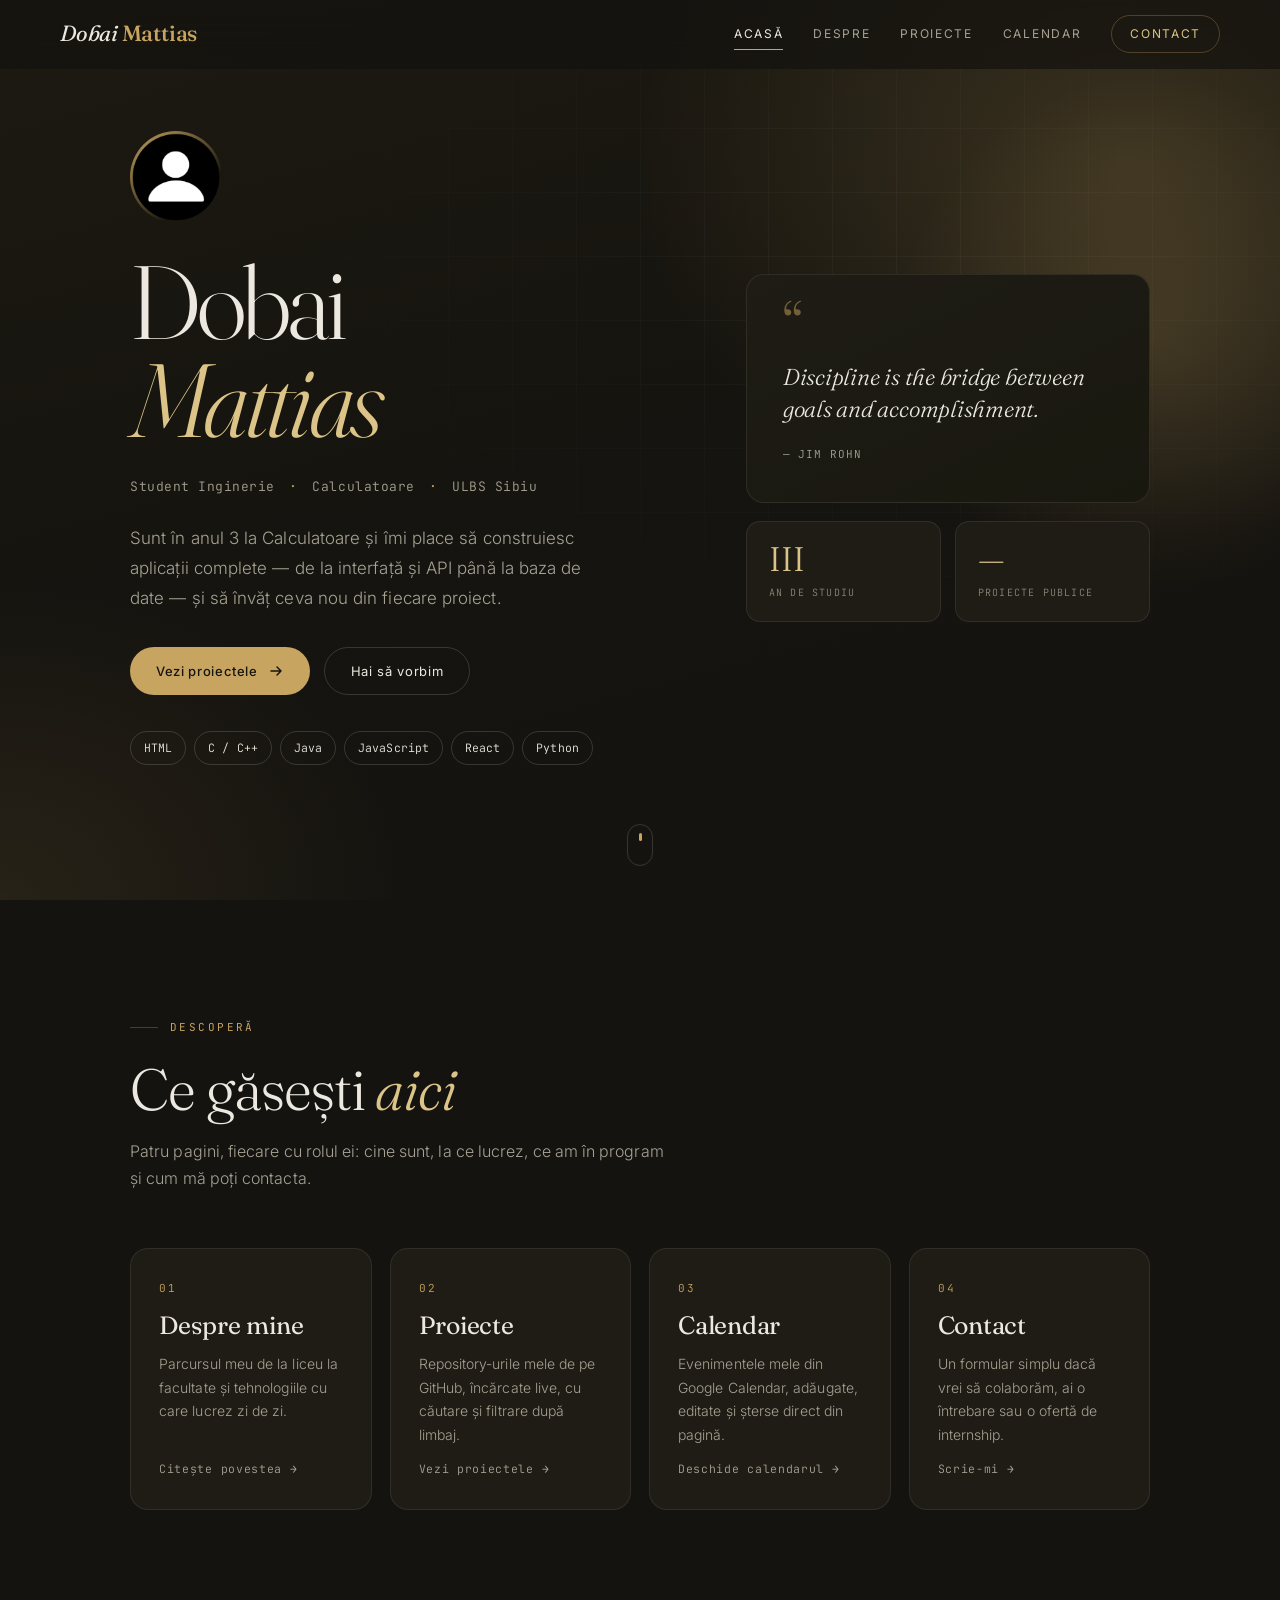
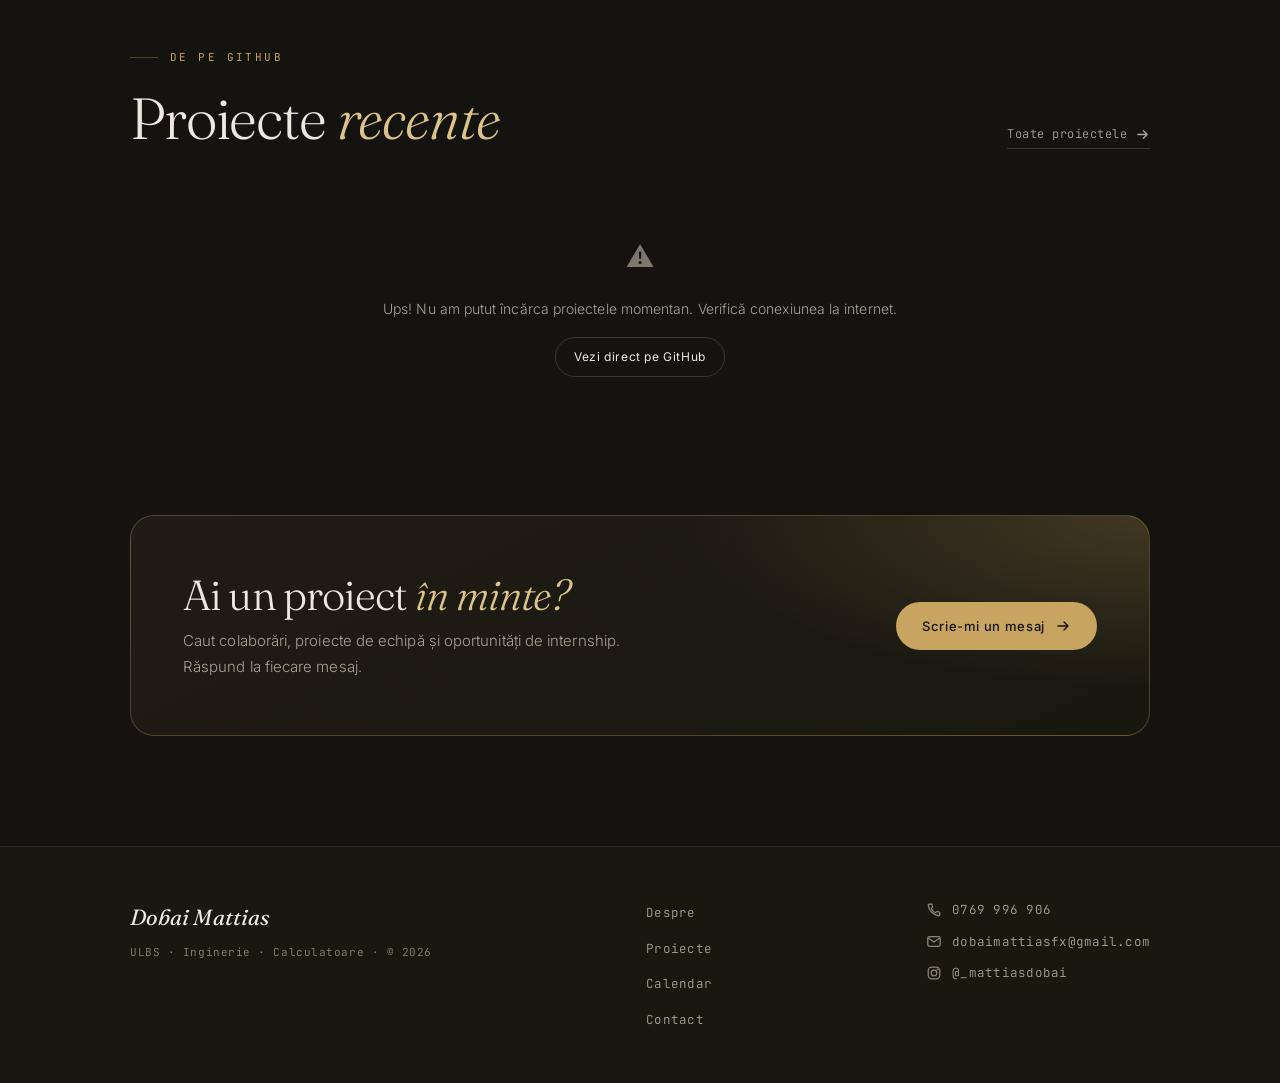
<file: index.html>
<!DOCTYPE html>
<html lang="ro">
<head>
  <meta charset="UTF-8">
  <meta name="viewport" content="width=device-width, initial-scale=1.0">
  <meta name="description" content="Portofoliul lui Dobai Mattias, student la Calculatoare, ULBS Sibiu: proiecte, parcurs, calendar și contact.">
  <meta name="theme-color" content="#141310">
  <title>Dobai Mattias — Portofoliu</title>
  <link rel="icon" href="data:image/svg+xml,%3Csvg%20xmlns='http://www.w3.org/2000/svg'%20viewBox='0%200%2064%2064'%3E%3Crect%20width='64'%20height='64'%20rx='14'%20fill='%23141310'/%3E%3Ctext%20x='32'%20y='44'%20text-anchor='middle'%20font-family='Georgia,serif'%20font-style='italic'%20font-size='36'%20fill='%23c7a45f'%3EM%3C/text%3E%3C/svg%3E">
  <link rel="preconnect" href="https://fonts.googleapis.com">
  <link rel="preconnect" href="https://fonts.gstatic.com" crossorigin>
  <link rel="preconnect" href="https://api.github.com" crossorigin>
  <link rel="stylesheet" href="https://fonts.googleapis.com/css2?family=Fraunces:ital,opsz,wght@0,9..144,300..600;1,9..144,300..500&family=Inter:wght@300..500&family=JetBrains+Mono:wght@400;500&display=swap">
  <link rel="stylesheet" href="css/style.css">
  <script>document.documentElement.classList.add('js');</script>
</head>
<body>
  <a class="skip-link" href="#main">Sari la conținut</a>

  <header class="header">
    <nav class="nav" aria-label="Navigare principală">
      <a href="index.html" class="logo">Dobai <b>Mattias</b></a>
      <button class="hamburger" type="button" aria-label="Deschide meniul" aria-expanded="false" aria-controls="navMenu">
        <span class="bar"></span><span class="bar"></span><span class="bar"></span>
      </button>
      <ul class="nav-menu" id="navMenu">
        <li><a href="index.html" class="nav-link" aria-current="page">Acasă</a></li>
        <li><a href="about.html" class="nav-link">Despre</a></li>
        <li><a href="projects.html" class="nav-link">Proiecte</a></li>
        <li><a href="calendar.html" class="nav-link">Calendar</a></li>
        <li><a href="contact.html" class="nav-link nav-cta">Contact</a></li>
      </ul>
    </nav>
  </header>

  <main id="main" tabindex="-1">
    <section class="hero" aria-labelledby="hero-title">
      <div class="hero-glow" aria-hidden="true"></div>
      <div class="hero-inner">
        <div>
          <div class="hero-photo reveal">
            <img src="images/profile.png" alt="Fotografie de profil Dobai Mattias" width="88" height="88">
          </div>
          <h1 class="hero-title reveal delay-1" id="hero-title">Dobai<br><span class="title-accent">Mattias</span></h1>
          <p class="hero-role reveal delay-2">Student Inginerie <span class="separator">·</span> Calculatoare <span class="separator">·</span> ULBS Sibiu</p>
          <p class="hero-bio reveal delay-3">Sunt în anul 3 la Calculatoare și îmi place să construiesc aplicații complete — de la interfață și API până la baza de date — și să învăț ceva nou din fiecare proiect.</p>
          <div class="hero-cta reveal delay-4">
            <a href="projects.html" class="btn btn-primary">
              Vezi proiectele
              <svg viewBox="0 0 16 16" fill="none" aria-hidden="true"><path d="M3 8h10M9 4l4 4-4 4" stroke="currentColor" stroke-width="1.5" stroke-linecap="round" stroke-linejoin="round"/></svg>
            </a>
            <a href="contact.html" class="btn btn-outline">Hai să vorbim</a>
          </div>
          <ul class="hero-stack reveal delay-5">
            <li class="chip-tech">HTML</li>
            <li class="chip-tech">C / C++</li>
            <li class="chip-tech">Java</li>
            <li class="chip-tech">JavaScript</li>
            <li class="chip-tech">React</li>
            <li class="chip-tech">Python</li>
          </ul>
        </div>

        <div class="hero-side reveal delay-4">
          <figure class="quote-card">
            <div class="quote-mark" aria-hidden="true">“</div>
            <blockquote class="quote-text">Discipline is the bridge between goals and accomplishment.</blockquote>
            <figcaption class="quote-author">— Jim Rohn</figcaption>
          </figure>
          <div class="stat-grid">
            <div class="stat-card"><div class="stat-value">III</div><div class="stat-label">An de studiu</div></div>
            <div class="stat-card"><div class="stat-value" id="repoCount">—</div><div class="stat-label">Proiecte publice</div></div>
          </div>
        </div>
      </div>
      <a href="#descopera" class="scroll-cue" aria-label="Derulează la secțiunea următoare"><span></span></a>
    </section>

    <section class="section" id="descopera" aria-labelledby="descopera-title">
      <div class="section-header reveal">
        <p class="eyebrow">Descoperă</p>
        <h2 class="section-title" id="descopera-title">Ce găsești <em>aici</em></h2>
        <p class="section-desc">Patru pagini, fiecare cu rolul ei: cine sunt, la ce lucrez, ce am în program și cum mă poți contacta.</p>
      </div>
      <div class="explore-grid">
        <a class="explore-card reveal" href="about.html">
          <span class="explore-number">01</span>
          <h3>Despre mine</h3>
          <p>Parcursul meu de la liceu la facultate și tehnologiile cu care lucrez zi de zi.</p>
          <span class="explore-link">Citește povestea <span aria-hidden="true">→</span></span>
        </a>
        <a class="explore-card reveal delay-2" href="projects.html">
          <span class="explore-number">02</span>
          <h3>Proiecte</h3>
          <p>Repository-urile mele de pe GitHub, încărcate live, cu căutare și filtrare după limbaj.</p>
          <span class="explore-link">Vezi proiectele <span aria-hidden="true">→</span></span>
        </a>
        <a class="explore-card reveal delay-3" href="calendar.html">
          <span class="explore-number">03</span>
          <h3>Calendar</h3>
          <p>Evenimentele mele din Google Calendar, adăugate, editate și șterse direct din pagină.</p>
          <span class="explore-link">Deschide calendarul <span aria-hidden="true">→</span></span>
        </a>
        <a class="explore-card reveal delay-4" href="contact.html">
          <span class="explore-number">04</span>
          <h3>Contact</h3>
          <p>Un formular simplu dacă vrei să colaborăm, ai o întrebare sau o ofertă de internship.</p>
          <span class="explore-link">Scrie-mi <span aria-hidden="true">→</span></span>
        </a>
      </div>
    </section>

    <section class="section section-tight" aria-labelledby="recente-title">
      <div class="section-header section-header-row reveal">
        <div>
          <p class="eyebrow">De pe GitHub</p>
          <h2 class="section-title" id="recente-title">Proiecte <em>recente</em></h2>
        </div>
        <a href="projects.html" class="text-link">
          Toate proiectele
          <svg viewBox="0 0 16 16" fill="none" aria-hidden="true"><path d="M3 8h10M9 4l4 4-4 4" stroke="currentColor" stroke-width="1.5" stroke-linecap="round" stroke-linejoin="round"/></svg>
        </a>
      </div>
      <div class="repos" id="recentRepos" aria-busy="true">
        <div class="repo skeleton" aria-hidden="true"><div class="skeleton-block skeleton-title"></div><div class="skeleton-block skeleton-line"></div><div class="skeleton-block skeleton-line short"></div><div class="skeleton-block skeleton-meta"></div></div>
        <div class="repo skeleton" aria-hidden="true"><div class="skeleton-block skeleton-title"></div><div class="skeleton-block skeleton-line"></div><div class="skeleton-block skeleton-line short"></div><div class="skeleton-block skeleton-meta"></div></div>
        <div class="repo skeleton" aria-hidden="true"><div class="skeleton-block skeleton-title"></div><div class="skeleton-block skeleton-line"></div><div class="skeleton-block skeleton-line short"></div><div class="skeleton-block skeleton-meta"></div></div>
      </div>
    </section>

    <section class="cta-band reveal" aria-labelledby="cta-title">
      <div class="cta-inner">
        <div>
          <h2 id="cta-title">Ai un proiect <em>în minte?</em></h2>
          <p>Caut colaborări, proiecte de echipă și oportunități de internship. Răspund la fiecare mesaj.</p>
        </div>
        <a href="contact.html" class="btn btn-primary">
          Scrie-mi un mesaj
          <svg viewBox="0 0 16 16" fill="none" aria-hidden="true"><path d="M3 8h10M9 4l4 4-4 4" stroke="currentColor" stroke-width="1.5" stroke-linecap="round" stroke-linejoin="round"/></svg>
        </a>
      </div>
    </section>
  </main>

  <footer class="footer">
    <div class="footer-inner">
      <div>
        <a href="index.html" class="footer-name">Dobai Mattias</a>
        <p class="footer-meta">ULBS · Inginerie · Calculatoare · © 2026</p>
      </div>
      <nav class="footer-nav" aria-label="Navigare subsol">
        <ul>
          <li><a href="about.html">Despre</a></li>
          <li><a href="projects.html">Proiecte</a></li>
          <li><a href="calendar.html">Calendar</a></li>
          <li><a href="contact.html">Contact</a></li>
        </ul>
      </nav>
      <div class="footer-contact">
        <a class="footer-link" href="tel:+40769996906">
          <svg viewBox="0 0 18 18" fill="none" aria-hidden="true"><path d="M3.5 2.5h3l1 3.2-1.6 1.6a9.5 9.5 0 004.8 4.8l1.6-1.6 3.2 1v3a1 1 0 01-1.1 1A13.8 13.8 0 012.5 3.6a1 1 0 011-1.1z" stroke="currentColor" stroke-width="1.4" stroke-linejoin="round"/></svg>
          0769&nbsp;996&nbsp;906
        </a>
        <a class="footer-link" href="mailto:dobaimattiasfx@gmail.com">
          <svg viewBox="0 0 18 18" fill="none" aria-hidden="true"><rect x="2" y="4" width="14" height="11" rx="2" stroke="currentColor" stroke-width="1.4"/><path d="M2.5 5.5L9 10l6.5-4.5" stroke="currentColor" stroke-width="1.4"/></svg>
          dobaimattiasfx@gmail.com
        </a>
        <a class="footer-link" href="https://instagram.com/_mattiasdobai" target="_blank" rel="noopener">
          <svg viewBox="0 0 18 18" fill="none" aria-hidden="true"><rect x="2.5" y="2.5" width="13" height="13" rx="4" stroke="currentColor" stroke-width="1.4"/><circle cx="9" cy="9" r="3.2" stroke="currentColor" stroke-width="1.4"/><circle cx="13" cy="5" r="1" fill="currentColor"/></svg>
          @_mattiasdobai
        </a>
      </div>
    </div>
  </footer>

  <button class="to-top" type="button" aria-label="Înapoi la începutul paginii">
    <svg viewBox="0 0 16 16" fill="none" aria-hidden="true"><path d="M8 13V3M4 7l4-4 4 4" stroke="currentColor" stroke-width="1.5" stroke-linecap="round" stroke-linejoin="round"/></svg>
  </button>

  <script src="js/script.js"></script>
</body>
</html>
</file>
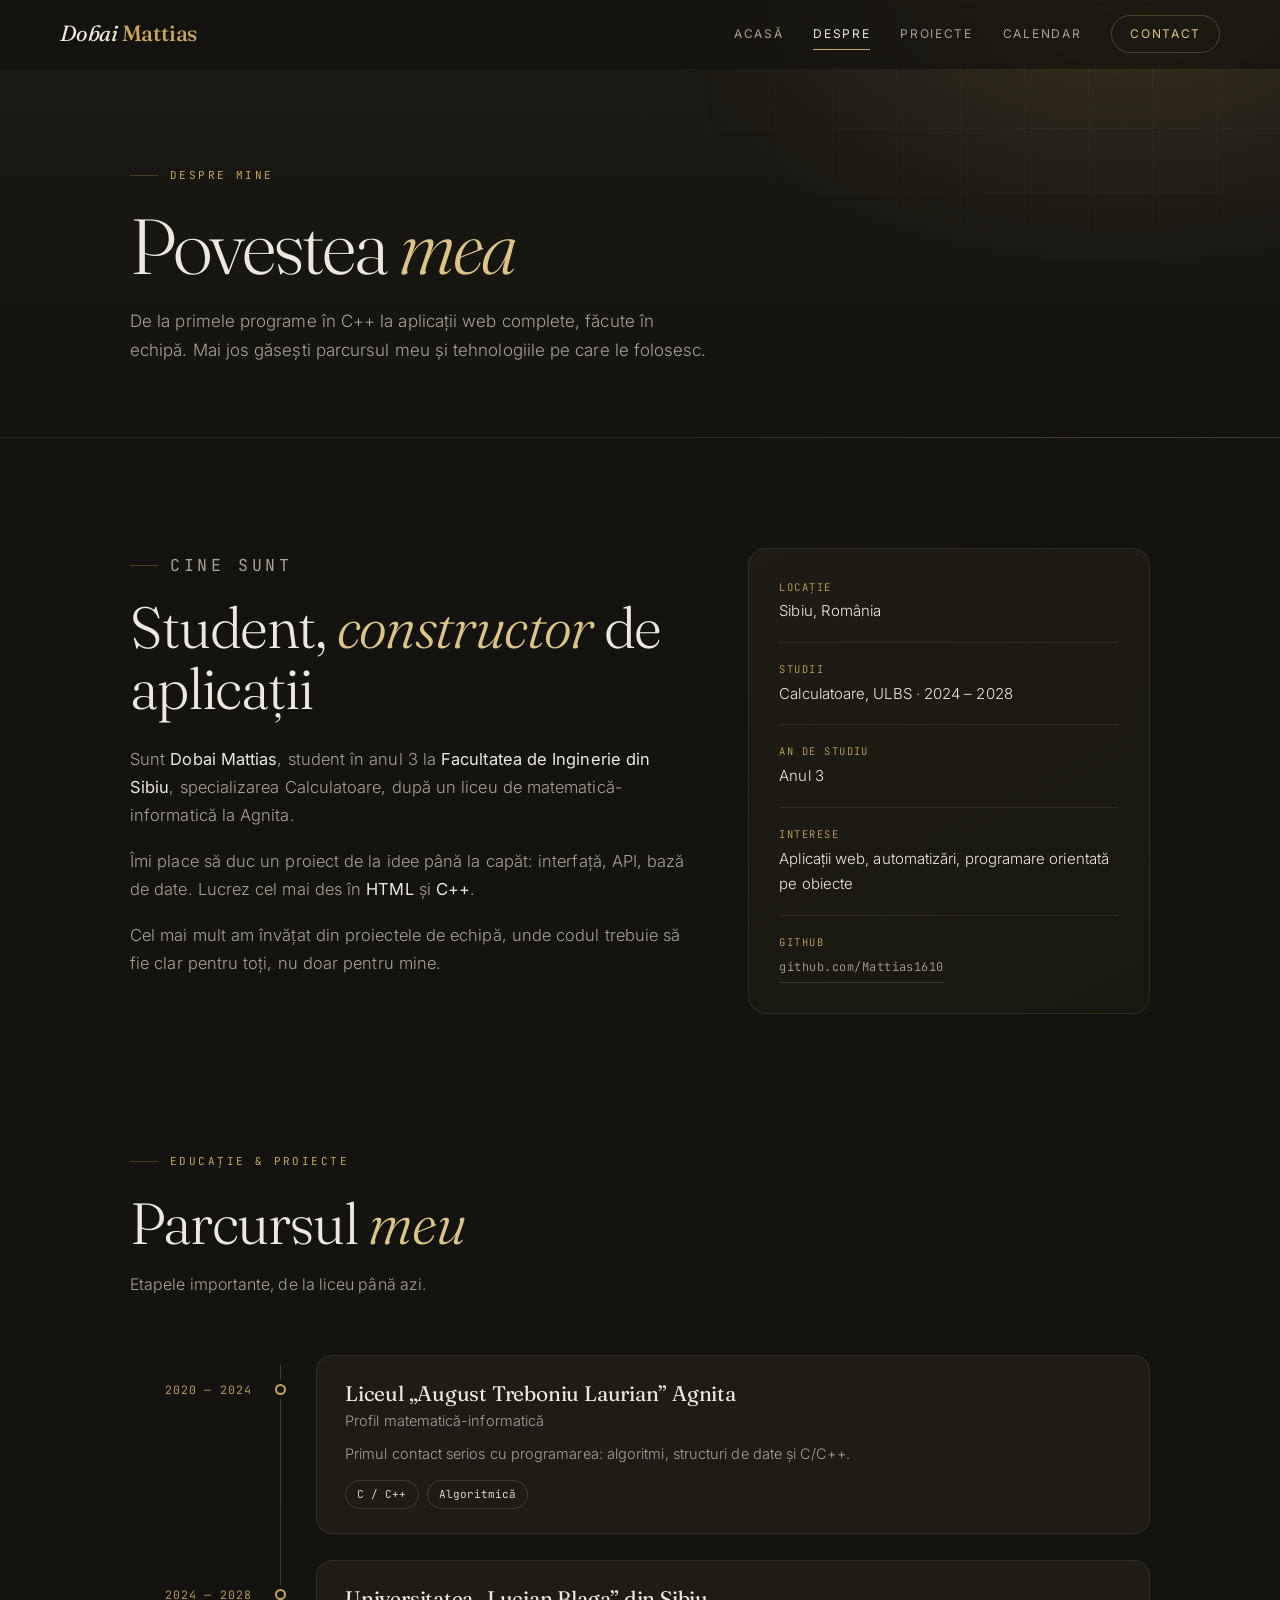
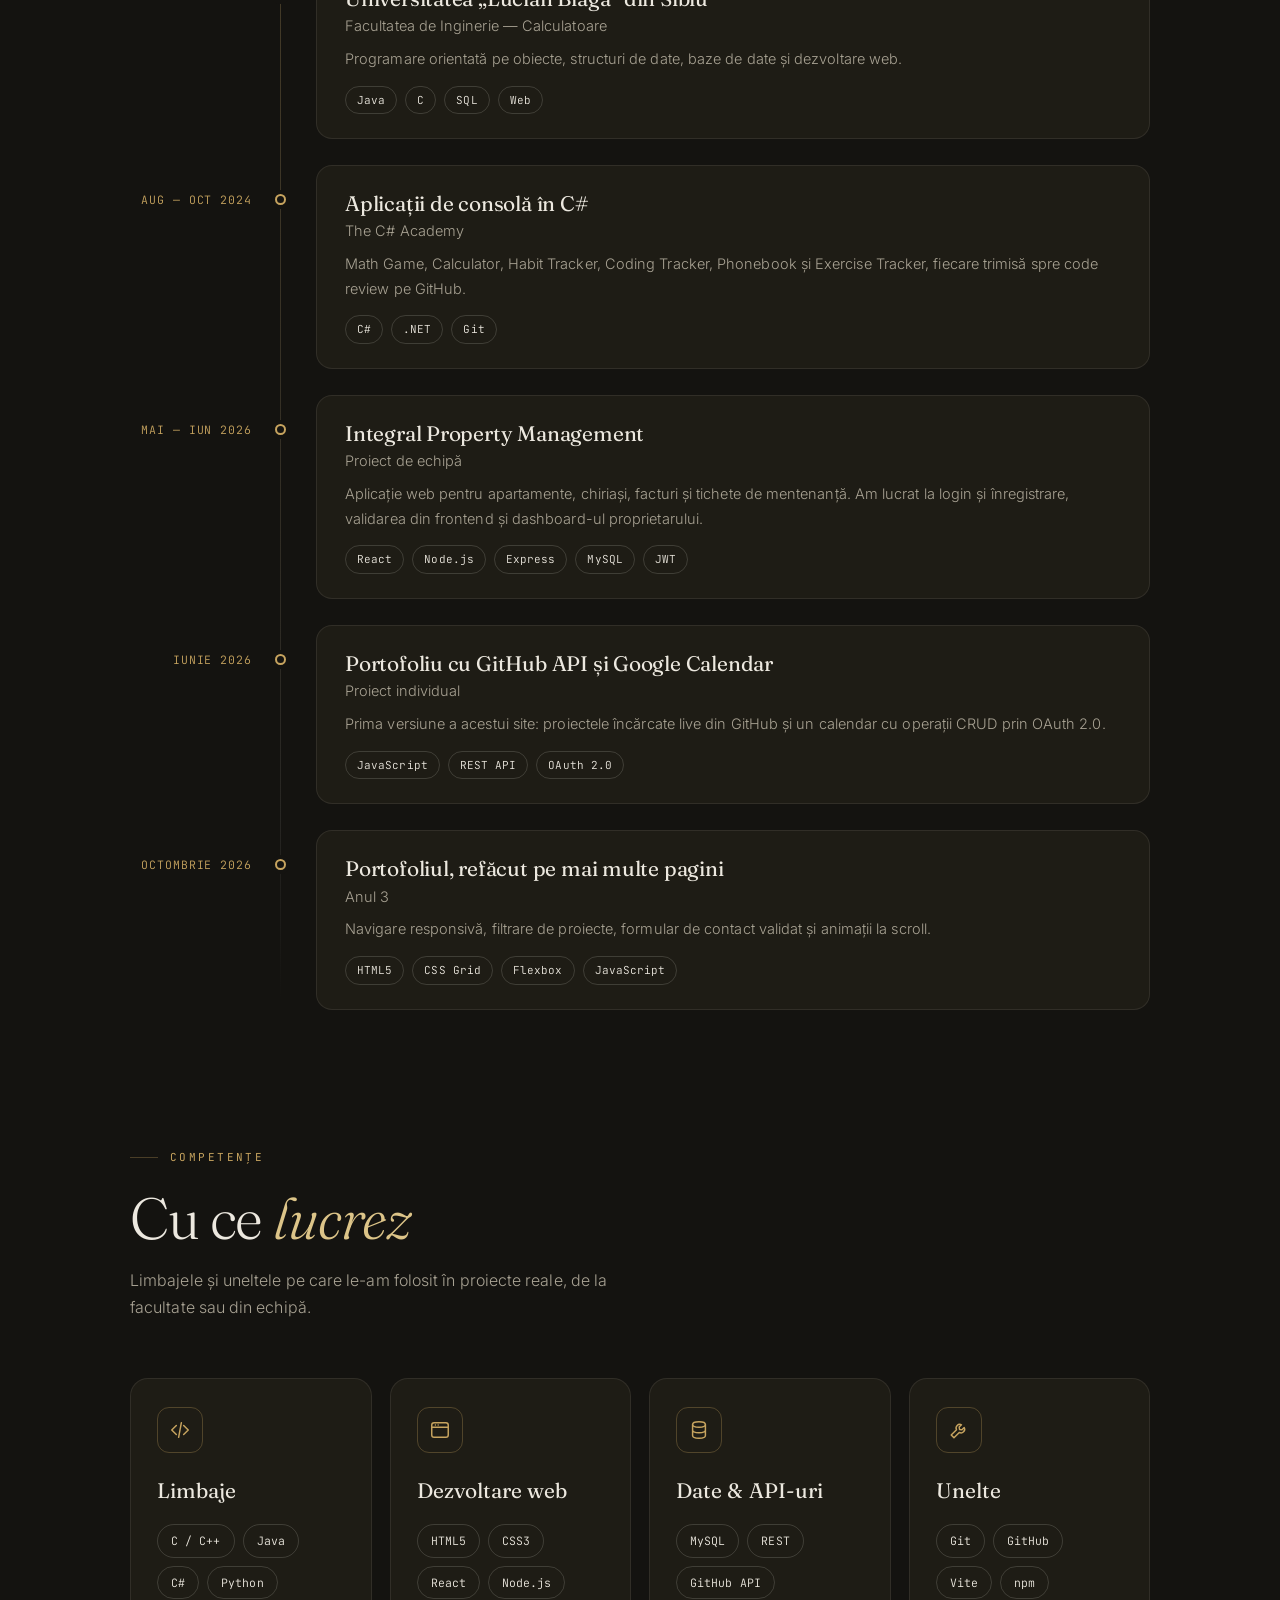
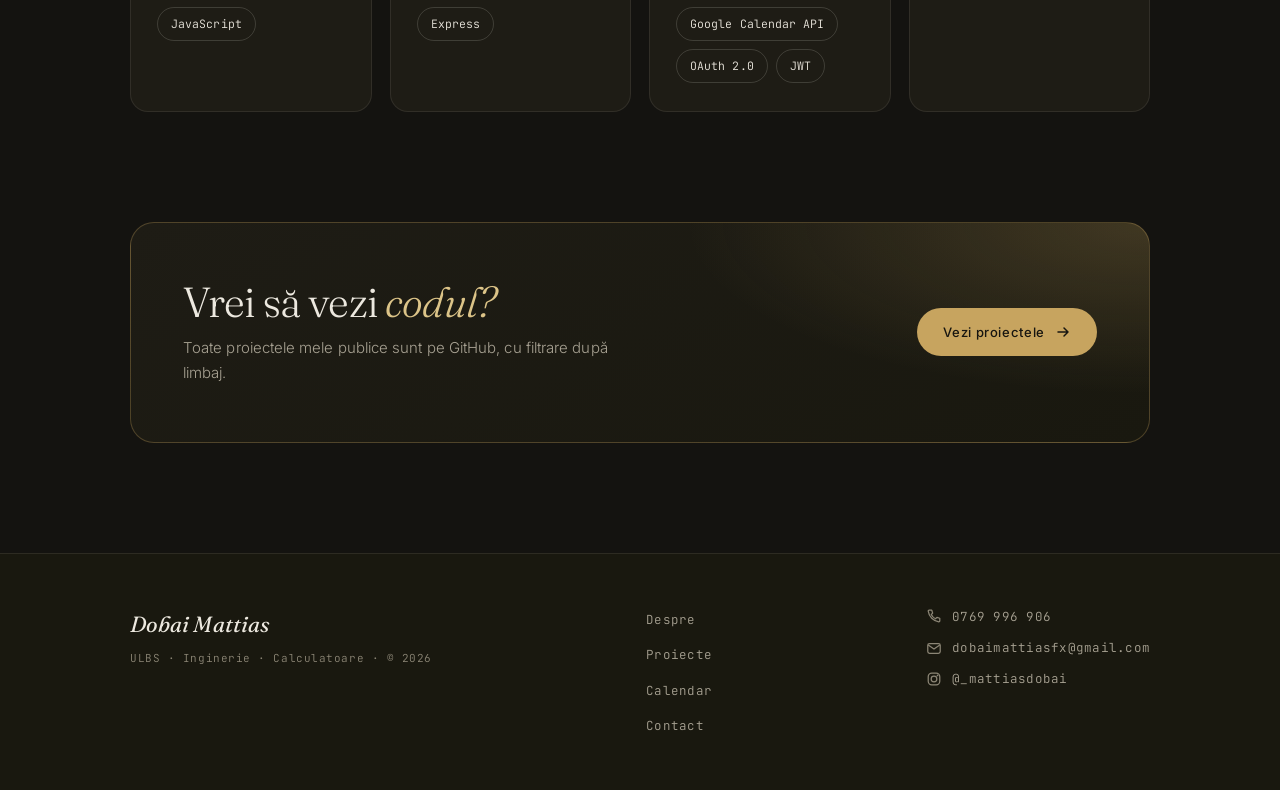
<file: about.html>
<!DOCTYPE html>
<html lang="ro">
<head>
  <meta charset="UTF-8">
  <meta name="viewport" content="width=device-width, initial-scale=1.0">
  <meta name="description" content="Despre Dobai Mattias: parcursul de la liceu la Calculatoare, ULBS Sibiu, și tehnologiile cu care lucrează.">
  <meta name="theme-color" content="#141310">
  <title>Despre mine — Dobai Mattias</title>
  <link rel="icon" href="data:image/svg+xml,%3Csvg%20xmlns='http://www.w3.org/2000/svg'%20viewBox='0%200%2064%2064'%3E%3Crect%20width='64'%20height='64'%20rx='14'%20fill='%23141310'/%3E%3Ctext%20x='32'%20y='44'%20text-anchor='middle'%20font-family='Georgia,serif'%20font-style='italic'%20font-size='36'%20fill='%23c7a45f'%3EM%3C/text%3E%3C/svg%3E">
  <link rel="preconnect" href="https://fonts.googleapis.com">
  <link rel="preconnect" href="https://fonts.gstatic.com" crossorigin>
  <link rel="stylesheet" href="https://fonts.googleapis.com/css2?family=Fraunces:ital,opsz,wght@0,9..144,300..600;1,9..144,300..500&family=Inter:wght@300..500&family=JetBrains+Mono:wght@400;500&display=swap">
  <link rel="stylesheet" href="css/style.css">
  <script>document.documentElement.classList.add('js');</script>
</head>
<body>
  <a class="skip-link" href="#main">Sari la conținut</a>

  <header class="header">
    <nav class="nav" aria-label="Navigare principală">
      <a href="index.html" class="logo">Dobai <b>Mattias</b></a>
      <button class="hamburger" type="button" aria-label="Deschide meniul" aria-expanded="false" aria-controls="navMenu">
        <span class="bar"></span><span class="bar"></span><span class="bar"></span>
      </button>
      <ul class="nav-menu" id="navMenu">
        <li><a href="index.html" class="nav-link">Acasă</a></li>
        <li><a href="about.html" class="nav-link" aria-current="page">Despre</a></li>
        <li><a href="projects.html" class="nav-link">Proiecte</a></li>
        <li><a href="calendar.html" class="nav-link">Calendar</a></li>
        <li><a href="contact.html" class="nav-link nav-cta">Contact</a></li>
      </ul>
    </nav>
  </header>

  <main id="main" tabindex="-1">
    <section class="page-hero" aria-labelledby="page-title">
      <div class="container">
        <p class="eyebrow reveal">Despre mine</p>
        <h1 class="page-title reveal delay-1" id="page-title">Povestea <em>mea</em></h1>
        <p class="page-lead reveal delay-2">De la primele programe în C++ la aplicații web complete, făcute în echipă. Mai jos găsești parcursul meu și tehnologiile pe care le folosesc.</p>
      </div>
    </section>

    <section class="section" aria-labelledby="cine-title">
      <div class="about-grid">
        <div class="about-text reveal">
          <p class="eyebrow">Cine sunt</p>
          <h2 class="section-title" id="cine-title">Student, <em>constructor</em> de aplicații</h2>
          <p class="lead-gap">Sunt <strong>Dobai Mattias</strong>, student în anul 3 la <strong>Facultatea de Inginerie din Sibiu</strong>, specializarea Calculatoare, după un liceu de matematică-informatică la Agnita.</p>
          <p>Îmi place să duc un proiect de la idee până la capăt: interfață, API, bază de date. Lucrez cel mai des în <strong>HTML</strong> și <strong>C++</strong>.</p>
          <p>Cel mai mult am învățat din proiectele de echipă, unde codul trebuie să fie clar pentru toți, nu doar pentru mine.</p>
        </div>
        <dl class="facts reveal delay-2">
          <div class="fact"><dt>Locație</dt><dd>Sibiu, România</dd></div>
          <div class="fact"><dt>Studii</dt><dd>Calculatoare, ULBS · 2024 – 2028</dd></div>
          <div class="fact"><dt>An de studiu</dt><dd>Anul 3</dd></div>
          <div class="fact"><dt>Interese</dt><dd>Aplicații web, automatizări, programare orientată pe obiecte</dd></div>
          <div class="fact"><dt>GitHub</dt><dd><a class="text-link" href="https://github.com/Mattias1610" target="_blank" rel="noopener">github.com/Mattias1610</a></dd></div>
        </dl>
      </div>
    </section>

    <section class="section section-tight" aria-labelledby="parcurs-title">
      <div class="section-header reveal">
        <p class="eyebrow">Educație &amp; proiecte</p>
        <h2 class="section-title" id="parcurs-title">Parcursul <em>meu</em></h2>
        <p class="section-desc">Etapele importante, de la liceu până azi.</p>
      </div>
      <ol class="timeline">
        <li class="timeline-item reveal">
          <p class="timeline-date">2020 — 2024</p>
          <article class="timeline-card">
            <h3>Liceul „August Treboniu Laurian” Agnita</h3>
            <p class="timeline-subtitle">Profil matematică-informatică</p>
            <p>Primul contact serios cu programarea: algoritmi, structuri de date și C/C++.</p>
            <ul class="tags"><li>C / C++</li><li>Algoritmică</li></ul>
          </article>
        </li>
        <li class="timeline-item reveal">
          <p class="timeline-date">2024 — 2028</p>
          <article class="timeline-card">
            <h3>Universitatea „Lucian Blaga” din Sibiu</h3>
            <p class="timeline-subtitle">Facultatea de Inginerie — Calculatoare</p>
            <p>Programare orientată pe obiecte, structuri de date, baze de date și dezvoltare web.</p>
            <ul class="tags"><li>Java</li><li>C</li><li>SQL</li><li>Web</li></ul>
          </article>
        </li>
        <li class="timeline-item reveal">
          <p class="timeline-date">Aug — Oct 2024</p>
          <article class="timeline-card">
            <h3>Aplicații de consolă în C#</h3>
            <p class="timeline-subtitle">The C# Academy</p>
            <p>Math Game, Calculator, Habit Tracker, Coding Tracker, Phonebook și Exercise Tracker, fiecare trimisă spre code review pe GitHub.</p>
            <ul class="tags"><li>C#</li><li>.NET</li><li>Git</li></ul>
          </article>
        </li>
        <li class="timeline-item reveal">
          <p class="timeline-date">Mai — Iun 2026</p>
          <article class="timeline-card">
            <h3>Integral Property Management</h3>
            <p class="timeline-subtitle">Proiect de echipă</p>
            <p>Aplicație web pentru apartamente, chiriași, facturi și tichete de mentenanță. Am lucrat la login și înregistrare, validarea din frontend și dashboard-ul proprietarului.</p>
            <ul class="tags"><li>React</li><li>Node.js</li><li>Express</li><li>MySQL</li><li>JWT</li></ul>
          </article>
        </li>
        <li class="timeline-item reveal">
          <p class="timeline-date">Iunie 2026</p>
          <article class="timeline-card">
            <h3>Portofoliu cu GitHub API și Google Calendar</h3>
            <p class="timeline-subtitle">Proiect individual</p>
            <p>Prima versiune a acestui site: proiectele încărcate live din GitHub și un calendar cu operații CRUD prin OAuth 2.0.</p>
            <ul class="tags"><li>JavaScript</li><li>REST API</li><li>OAuth 2.0</li></ul>
          </article>
        </li>
        <li class="timeline-item reveal">
          <p class="timeline-date">Octombrie 2026</p>
          <article class="timeline-card">
            <h3>Portofoliul, refăcut pe mai multe pagini</h3>
            <p class="timeline-subtitle">Anul 3</p>
            <p>Navigare responsivă, filtrare de proiecte, formular de contact validat și animații la scroll.</p>
            <ul class="tags"><li>HTML5</li><li>CSS Grid</li><li>Flexbox</li><li>JavaScript</li></ul>
          </article>
        </li>
      </ol>
    </section>

    <section class="section section-tight" aria-labelledby="skills-title">
      <div class="section-header reveal">
        <p class="eyebrow">Competențe</p>
        <h2 class="section-title" id="skills-title">Cu ce <em>lucrez</em></h2>
        <p class="section-desc">Limbajele și uneltele pe care le-am folosit în proiecte reale, de la facultate sau din echipă.</p>
      </div>
      <div class="skills-grid">
        <article class="skill-card reveal">
          <div class="skill-icon" aria-hidden="true">
            <svg viewBox="0 0 24 24" fill="none"><path d="M8 7l-5 5 5 5M16 7l5 5-5 5M13.5 4l-3 16" stroke="currentColor" stroke-width="1.6" stroke-linecap="round" stroke-linejoin="round"/></svg>
          </div>
          <h3>Limbaje</h3>
          <ul class="chip-list">
            <li class="chip-tech">C / C++</li>
            <li class="chip-tech">Java</li>
            <li class="chip-tech">C#</li>
            <li class="chip-tech">Python</li>
            <li class="chip-tech">JavaScript</li>
          </ul>
        </article>
        <article class="skill-card reveal delay-2">
          <div class="skill-icon" aria-hidden="true">
            <svg viewBox="0 0 24 24" fill="none"><rect x="3" y="4" width="18" height="16" rx="2.5" stroke="currentColor" stroke-width="1.6"/><path d="M3 9h18M7 6.5h.01M10 6.5h.01" stroke="currentColor" stroke-width="1.6" stroke-linecap="round"/></svg>
          </div>
          <h3>Dezvoltare web</h3>
          <ul class="chip-list">
            <li class="chip-tech">HTML5</li>
            <li class="chip-tech">CSS3</li>
            <li class="chip-tech">React</li>
            <li class="chip-tech">Node.js</li>
            <li class="chip-tech">Express</li>
          </ul>
        </article>
        <article class="skill-card reveal delay-3">
          <div class="skill-icon" aria-hidden="true">
            <svg viewBox="0 0 24 24" fill="none"><ellipse cx="12" cy="6" rx="7" ry="3" stroke="currentColor" stroke-width="1.6"/><path d="M5 6v6c0 1.7 3.1 3 7 3s7-1.3 7-3V6M5 12v6c0 1.7 3.1 3 7 3s7-1.3 7-3v-6" stroke="currentColor" stroke-width="1.6"/></svg>
          </div>
          <h3>Date &amp; API-uri</h3>
          <ul class="chip-list">
            <li class="chip-tech">MySQL</li>
            <li class="chip-tech">REST</li>
            <li class="chip-tech">GitHub API</li>
            <li class="chip-tech">Google Calendar API</li>
            <li class="chip-tech">OAuth 2.0</li>
            <li class="chip-tech">JWT</li>
          </ul>
        </article>
        <article class="skill-card reveal delay-4">
          <div class="skill-icon" aria-hidden="true">
            <svg viewBox="0 0 24 24" fill="none"><path d="M14.7 6.3a4 4 0 00-5.4 5.4L3.5 17.5l3 3 5.8-5.8a4 4 0 005.4-5.4l-2.5 2.5-2.6-.4-.4-2.6 2.5-2.5z" stroke="currentColor" stroke-width="1.6" stroke-linejoin="round"/></svg>
          </div>
          <h3>Unelte</h3>
          <ul class="chip-list">
            <li class="chip-tech">Git</li>
            <li class="chip-tech">GitHub</li>
            <li class="chip-tech">Vite</li>
            <li class="chip-tech">npm</li>
          </ul>
        </article>
      </div>
    </section>

    <section class="cta-band reveal" aria-labelledby="cta-title">
      <div class="cta-inner">
        <div>
          <h2 id="cta-title">Vrei să vezi <em>codul?</em></h2>
          <p>Toate proiectele mele publice sunt pe GitHub, cu filtrare după limbaj.</p>
        </div>
        <a href="projects.html" class="btn btn-primary">
          Vezi proiectele
          <svg viewBox="0 0 16 16" fill="none" aria-hidden="true"><path d="M3 8h10M9 4l4 4-4 4" stroke="currentColor" stroke-width="1.5" stroke-linecap="round" stroke-linejoin="round"/></svg>
        </a>
      </div>
    </section>
  </main>

  <footer class="footer">
    <div class="footer-inner">
      <div>
        <a href="index.html" class="footer-name">Dobai Mattias</a>
        <p class="footer-meta">ULBS · Inginerie · Calculatoare · © 2026</p>
      </div>
      <nav class="footer-nav" aria-label="Navigare subsol">
        <ul>
          <li><a href="about.html">Despre</a></li>
          <li><a href="projects.html">Proiecte</a></li>
          <li><a href="calendar.html">Calendar</a></li>
          <li><a href="contact.html">Contact</a></li>
        </ul>
      </nav>
      <div class="footer-contact">
        <a class="footer-link" href="tel:+40769996906">
          <svg viewBox="0 0 18 18" fill="none" aria-hidden="true"><path d="M3.5 2.5h3l1 3.2-1.6 1.6a9.5 9.5 0 004.8 4.8l1.6-1.6 3.2 1v3a1 1 0 01-1.1 1A13.8 13.8 0 012.5 3.6a1 1 0 011-1.1z" stroke="currentColor" stroke-width="1.4" stroke-linejoin="round"/></svg>
          0769&nbsp;996&nbsp;906
        </a>
        <a class="footer-link" href="mailto:dobaimattiasfx@gmail.com">
          <svg viewBox="0 0 18 18" fill="none" aria-hidden="true"><rect x="2" y="4" width="14" height="11" rx="2" stroke="currentColor" stroke-width="1.4"/><path d="M2.5 5.5L9 10l6.5-4.5" stroke="currentColor" stroke-width="1.4"/></svg>
          dobaimattiasfx@gmail.com
        </a>
        <a class="footer-link" href="https://instagram.com/_mattiasdobai" target="_blank" rel="noopener">
          <svg viewBox="0 0 18 18" fill="none" aria-hidden="true"><rect x="2.5" y="2.5" width="13" height="13" rx="4" stroke="currentColor" stroke-width="1.4"/><circle cx="9" cy="9" r="3.2" stroke="currentColor" stroke-width="1.4"/><circle cx="13" cy="5" r="1" fill="currentColor"/></svg>
          @_mattiasdobai
        </a>
      </div>
    </div>
  </footer>

  <button class="to-top" type="button" aria-label="Înapoi la începutul paginii">
    <svg viewBox="0 0 16 16" fill="none" aria-hidden="true"><path d="M8 13V3M4 7l4-4 4 4" stroke="currentColor" stroke-width="1.5" stroke-linecap="round" stroke-linejoin="round"/></svg>
  </button>

  <script src="js/script.js"></script>
</body>
</html>
</file>
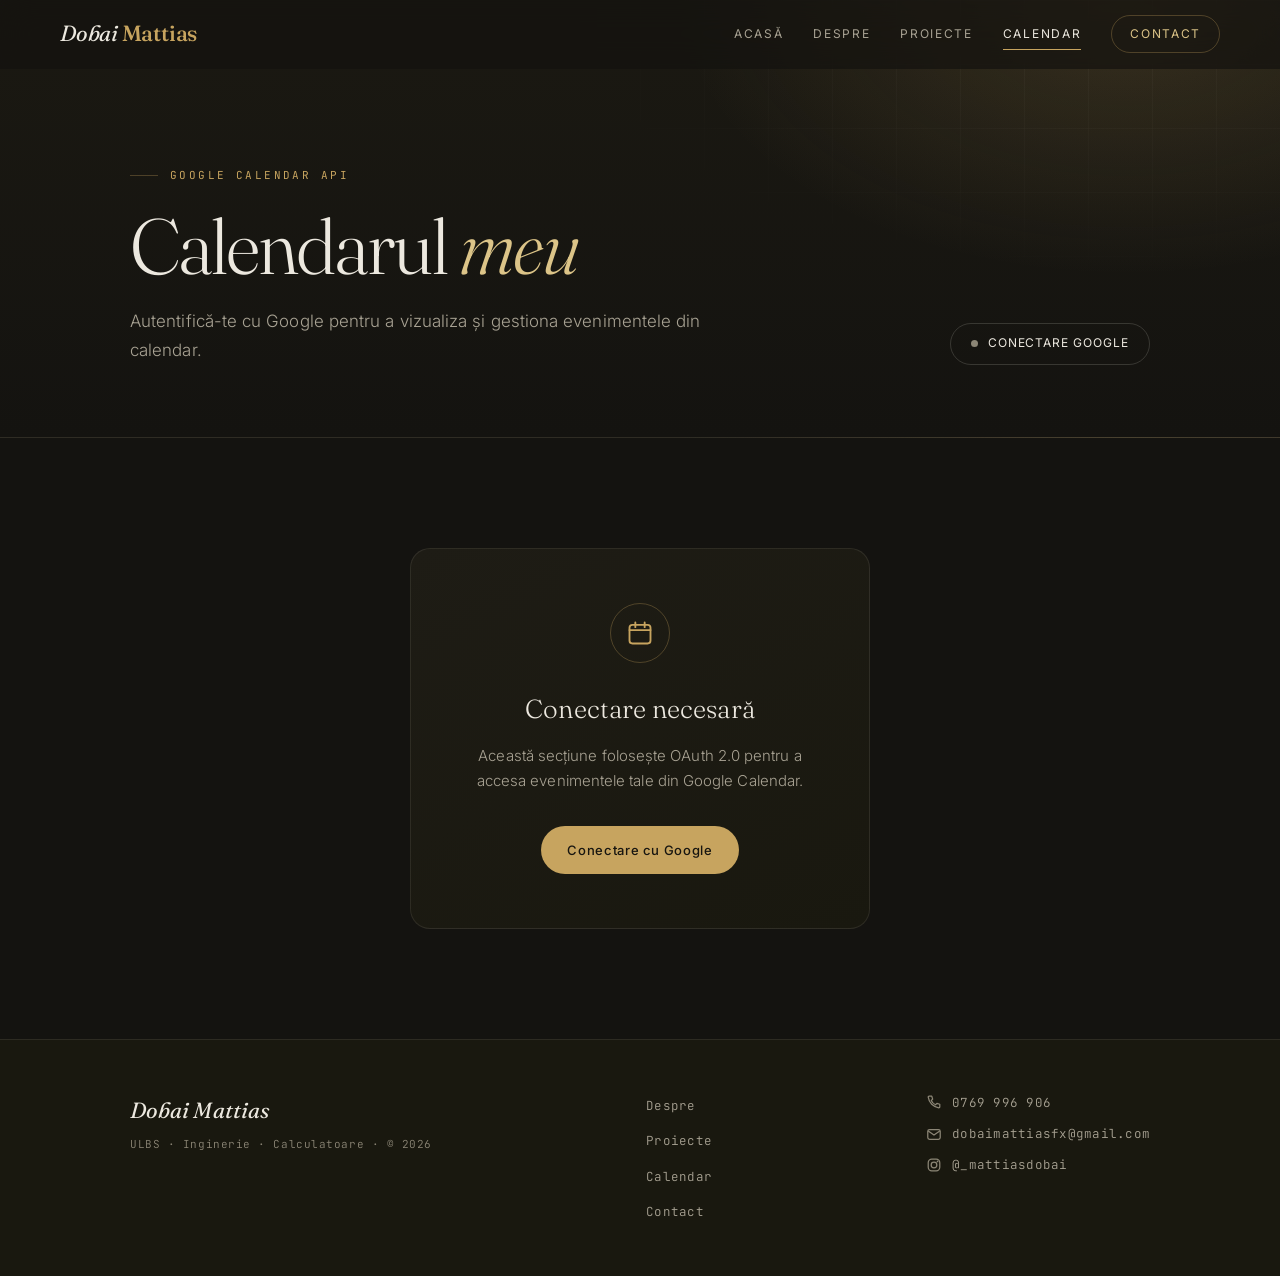
<file: calendar.html>
<!DOCTYPE html>
<html lang="ro">
<head>
  <meta charset="UTF-8">
  <meta name="viewport" content="width=device-width, initial-scale=1.0">
  <meta name="description" content="Calendarul lui Dobai Mattias: evenimente din Google Calendar gestionate direct din pagină.">
  <meta name="theme-color" content="#141310">
  <title>Calendar — Dobai Mattias</title>
  <link rel="icon" href="data:image/svg+xml,%3Csvg%20xmlns='http://www.w3.org/2000/svg'%20viewBox='0%200%2064%2064'%3E%3Crect%20width='64'%20height='64'%20rx='14'%20fill='%23141310'/%3E%3Ctext%20x='32'%20y='44'%20text-anchor='middle'%20font-family='Georgia,serif'%20font-style='italic'%20font-size='36'%20fill='%23c7a45f'%3EM%3C/text%3E%3C/svg%3E">
  <link rel="preconnect" href="https://fonts.googleapis.com">
  <link rel="preconnect" href="https://fonts.gstatic.com" crossorigin>
  <link rel="stylesheet" href="https://fonts.googleapis.com/css2?family=Fraunces:ital,opsz,wght@0,9..144,300..600;1,9..144,300..500&family=Inter:wght@300..500&family=JetBrains+Mono:wght@400;500&display=swap">
  <link rel="stylesheet" href="css/style.css">
  <script>document.documentElement.classList.add('js');</script>
</head>
<body>
  <a class="skip-link" href="#main">Sari la conținut</a>

  <header class="header">
    <nav class="nav" aria-label="Navigare principală">
      <a href="index.html" class="logo">Dobai <b>Mattias</b></a>
      <button class="hamburger" type="button" aria-label="Deschide meniul" aria-expanded="false" aria-controls="navMenu">
        <span class="bar"></span><span class="bar"></span><span class="bar"></span>
      </button>
      <ul class="nav-menu" id="navMenu">
        <li><a href="index.html" class="nav-link">Acasă</a></li>
        <li><a href="about.html" class="nav-link">Despre</a></li>
        <li><a href="projects.html" class="nav-link">Proiecte</a></li>
        <li><a href="calendar.html" class="nav-link" aria-current="page">Calendar</a></li>
        <li><a href="contact.html" class="nav-link nav-cta">Contact</a></li>
      </ul>
    </nav>
  </header>

  <main id="main" tabindex="-1">
    <section class="page-hero" aria-labelledby="page-title">
      <div class="container page-hero-row">
        <div>
          <p class="eyebrow reveal">Google Calendar API</p>
          <h1 class="page-title reveal delay-1" id="page-title">Calendarul <em>meu</em></h1>
          <p class="page-lead reveal delay-2" id="calendarStatus">Autentifică-te cu Google pentru a vizualiza și gestiona evenimentele din calendar.</p>
        </div>
        <button class="btn-auth reveal delay-3" type="button" id="authBtn">
          <span class="status-dot" aria-hidden="true"></span><span id="authText">Conectare Google</span>
        </button>
      </div>
    </section>

    <section class="section" aria-label="Evenimente">
      <div class="auth-wall reveal" id="authWall">
        <div class="auth-card">
          <div class="auth-icon" aria-hidden="true">
            <svg viewBox="0 0 24 24" fill="none"><rect x="3" y="5" width="18" height="16" rx="2.5" stroke="currentColor" stroke-width="1.6"/><path d="M3 9.5h18M8 3v4M16 3v4" stroke="currentColor" stroke-width="1.6" stroke-linecap="round"/></svg>
          </div>
          <h2>Conectare necesară</h2>
          <p>Această secțiune folosește OAuth 2.0 pentru a accesa evenimentele tale din Google Calendar.</p>
          <button class="btn btn-primary" type="button" id="authWallBtn">Conectare cu Google</button>
        </div>
      </div>

      <div id="calendarPanel" hidden>
        <h2 class="sr-only">Evenimente</h2>
        <div class="toolbar">
          <div class="search-wrap">
            <label for="searchInput" class="sr-only">Caută după titlul evenimentului</label>
            <svg class="search-icon" viewBox="0 0 20 20" fill="none" aria-hidden="true"><circle cx="9" cy="9" r="6" stroke="currentColor" stroke-width="1.6"/><path d="M15 15l-3-3" stroke="currentColor" stroke-width="1.6" stroke-linecap="round"/></svg>
            <input type="search" id="searchInput" class="input search-input" placeholder="Caută după titlu eveniment…" autocomplete="off">
          </div>
          <label for="sortSelect" class="sr-only">Sortare</label>
          <select class="select-input" id="sortSelect">
            <option value="asc">Dată ↑ crescător</option>
            <option value="desc">Dată ↓ descrescător</option>
          </select>
          <button class="btn btn-primary btn-small" type="button" id="addEventBtn">+ Eveniment</button>
        </div>

        <div class="range-bar" role="group" aria-label="Interval">
          <span class="range-label" aria-hidden="true">Interval</span>
          <button class="range-chip active" type="button" data-r="all" aria-pressed="true">Toate</button>
          <button class="range-chip" type="button" data-r="7" aria-pressed="false">Ultimele 7 zile</button>
          <button class="range-chip" type="button" data-r="up" aria-pressed="false">Viitoare</button>
          <button class="range-chip" type="button" data-r="month" aria-pressed="false">Luna aceasta</button>
        </div>

        <div class="state-box" id="eventsLoading"><div class="spinner" aria-hidden="true"></div><span>Se încarcă evenimentele…</span></div>
        <div class="state-box" id="eventsError" hidden>
          <span class="state-icon" aria-hidden="true">⚠️</span>
          <span id="eventsErrorMsg"></span>
          <button class="btn btn-outline btn-small" type="button" id="retryBtn">Reîncearcă</button>
        </div>
        <div class="state-box" id="eventsEmpty" hidden>
          <span class="state-icon" aria-hidden="true">✦</span>
          <span>Niciun eveniment în acest interval.</span>
          <button class="btn btn-primary btn-small" type="button" id="emptyAddBtn">+ Adaugă eveniment</button>
        </div>

        <div class="demo-banner" id="demoBanner" hidden>
          <p class="demo-text"><strong id="demoCount"></strong> <span id="demoMsg"></span></p>
          <div class="demo-actions">
            <button class="btn btn-primary btn-small" type="button" id="demoAddBtn">Adaugă date demonstrative</button>
            <button class="btn btn-outline btn-small" type="button" id="demoClearBtn" hidden>Șterge datele demo</button>
          </div>
        </div>

        <div class="agenda" id="agenda"></div>

        <div class="pagination" id="eventsPagination" hidden>
          <button class="btn btn-outline btn-small" type="button" id="prevBtn" disabled>← Anterior</button>
          <span class="pagination-info" id="pageInfo"></span>
          <button class="btn btn-outline btn-small" type="button" id="nextBtn">Mai multe →</button>
        </div>
      </div>
    </section>
  </main>

  <div class="modal-overlay" id="eventModal">
    <div class="modal" role="dialog" aria-modal="true" aria-labelledby="eventModalTitle">
      <div class="modal-header">
        <h2 id="eventModalTitle">Eveniment nou</h2>
        <button class="modal-close" type="button" id="eventModalClose" aria-label="Închide">✕</button>
      </div>
      <form id="eventForm" novalidate>
        <div class="modal-body">
          <div class="field">
            <label class="field-label" for="eventTitle">Titlu</label>
            <input type="text" id="eventTitle" class="input" placeholder="Ex: Examen Programare Web">
          </div>
          <div class="field-row">
            <div class="field">
              <label class="field-label" for="eventStart">Început</label>
              <input type="datetime-local" id="eventStart" class="input">
            </div>
            <div class="field">
              <label class="field-label" for="eventEnd">Sfârșit</label>
              <input type="datetime-local" id="eventEnd" class="input">
            </div>
          </div>
          <div class="field">
            <label class="field-label" for="eventLocation">Locație <span class="optional-mark">· opțional</span></label>
            <input type="text" id="eventLocation" class="input" placeholder="Ex: ULBS, Sala E.01">
          </div>
          <div class="modal-error" id="eventFormError" role="alert" hidden></div>
        </div>
        <div class="modal-footer">
          <button class="btn btn-outline" type="button" id="eventModalCancel">Anulează</button>
          <button class="btn btn-primary" type="submit" id="saveBtn"><span id="saveLabel">Salvează</span><span class="btn-spinner" id="saveSpinner" hidden></span></button>
        </div>
      </form>
    </div>
  </div>

  <div class="modal-overlay" id="deleteModal">
    <div class="modal modal-small" role="alertdialog" aria-modal="true" aria-labelledby="deleteModalTitle" aria-describedby="deleteModalMessage">
      <div class="modal-header"><h2 id="deleteModalTitle">Confirmare ștergere</h2></div>
      <div class="modal-body"><p id="deleteModalMessage"></p></div>
      <div class="modal-footer">
        <button class="btn btn-outline" type="button" id="deleteCancelBtn">Anulează</button>
        <button class="btn btn-danger" type="button" id="deleteConfirmBtn">Șterge</button>
      </div>
    </div>
  </div>

  <div class="toasts" id="toastContainer" aria-live="polite"></div>

  <footer class="footer">
    <div class="footer-inner">
      <div>
        <a href="index.html" class="footer-name">Dobai Mattias</a>
        <p class="footer-meta">ULBS · Inginerie · Calculatoare · © 2026</p>
      </div>
      <nav class="footer-nav" aria-label="Navigare subsol">
        <ul>
          <li><a href="about.html">Despre</a></li>
          <li><a href="projects.html">Proiecte</a></li>
          <li><a href="calendar.html">Calendar</a></li>
          <li><a href="contact.html">Contact</a></li>
        </ul>
      </nav>
      <div class="footer-contact">
        <a class="footer-link" href="tel:+40769996906">
          <svg viewBox="0 0 18 18" fill="none" aria-hidden="true"><path d="M3.5 2.5h3l1 3.2-1.6 1.6a9.5 9.5 0 004.8 4.8l1.6-1.6 3.2 1v3a1 1 0 01-1.1 1A13.8 13.8 0 012.5 3.6a1 1 0 011-1.1z" stroke="currentColor" stroke-width="1.4" stroke-linejoin="round"/></svg>
          0769&nbsp;996&nbsp;906
        </a>
        <a class="footer-link" href="mailto:dobaimattiasfx@gmail.com">
          <svg viewBox="0 0 18 18" fill="none" aria-hidden="true"><rect x="2" y="4" width="14" height="11" rx="2" stroke="currentColor" stroke-width="1.4"/><path d="M2.5 5.5L9 10l6.5-4.5" stroke="currentColor" stroke-width="1.4"/></svg>
          dobaimattiasfx@gmail.com
        </a>
        <a class="footer-link" href="https://instagram.com/_mattiasdobai" target="_blank" rel="noopener">
          <svg viewBox="0 0 18 18" fill="none" aria-hidden="true"><rect x="2.5" y="2.5" width="13" height="13" rx="4" stroke="currentColor" stroke-width="1.4"/><circle cx="9" cy="9" r="3.2" stroke="currentColor" stroke-width="1.4"/><circle cx="13" cy="5" r="1" fill="currentColor"/></svg>
          @_mattiasdobai
        </a>
      </div>
    </div>
  </footer>

  <button class="to-top" type="button" aria-label="Înapoi la începutul paginii">
    <svg viewBox="0 0 16 16" fill="none" aria-hidden="true"><path d="M8 13V3M4 7l4-4 4 4" stroke="currentColor" stroke-width="1.5" stroke-linecap="round" stroke-linejoin="round"/></svg>
  </button>

  <script src="https://accounts.google.com/gsi/client" async defer></script>
  <script src="js/script.js"></script>
</body>
</html>
</file>
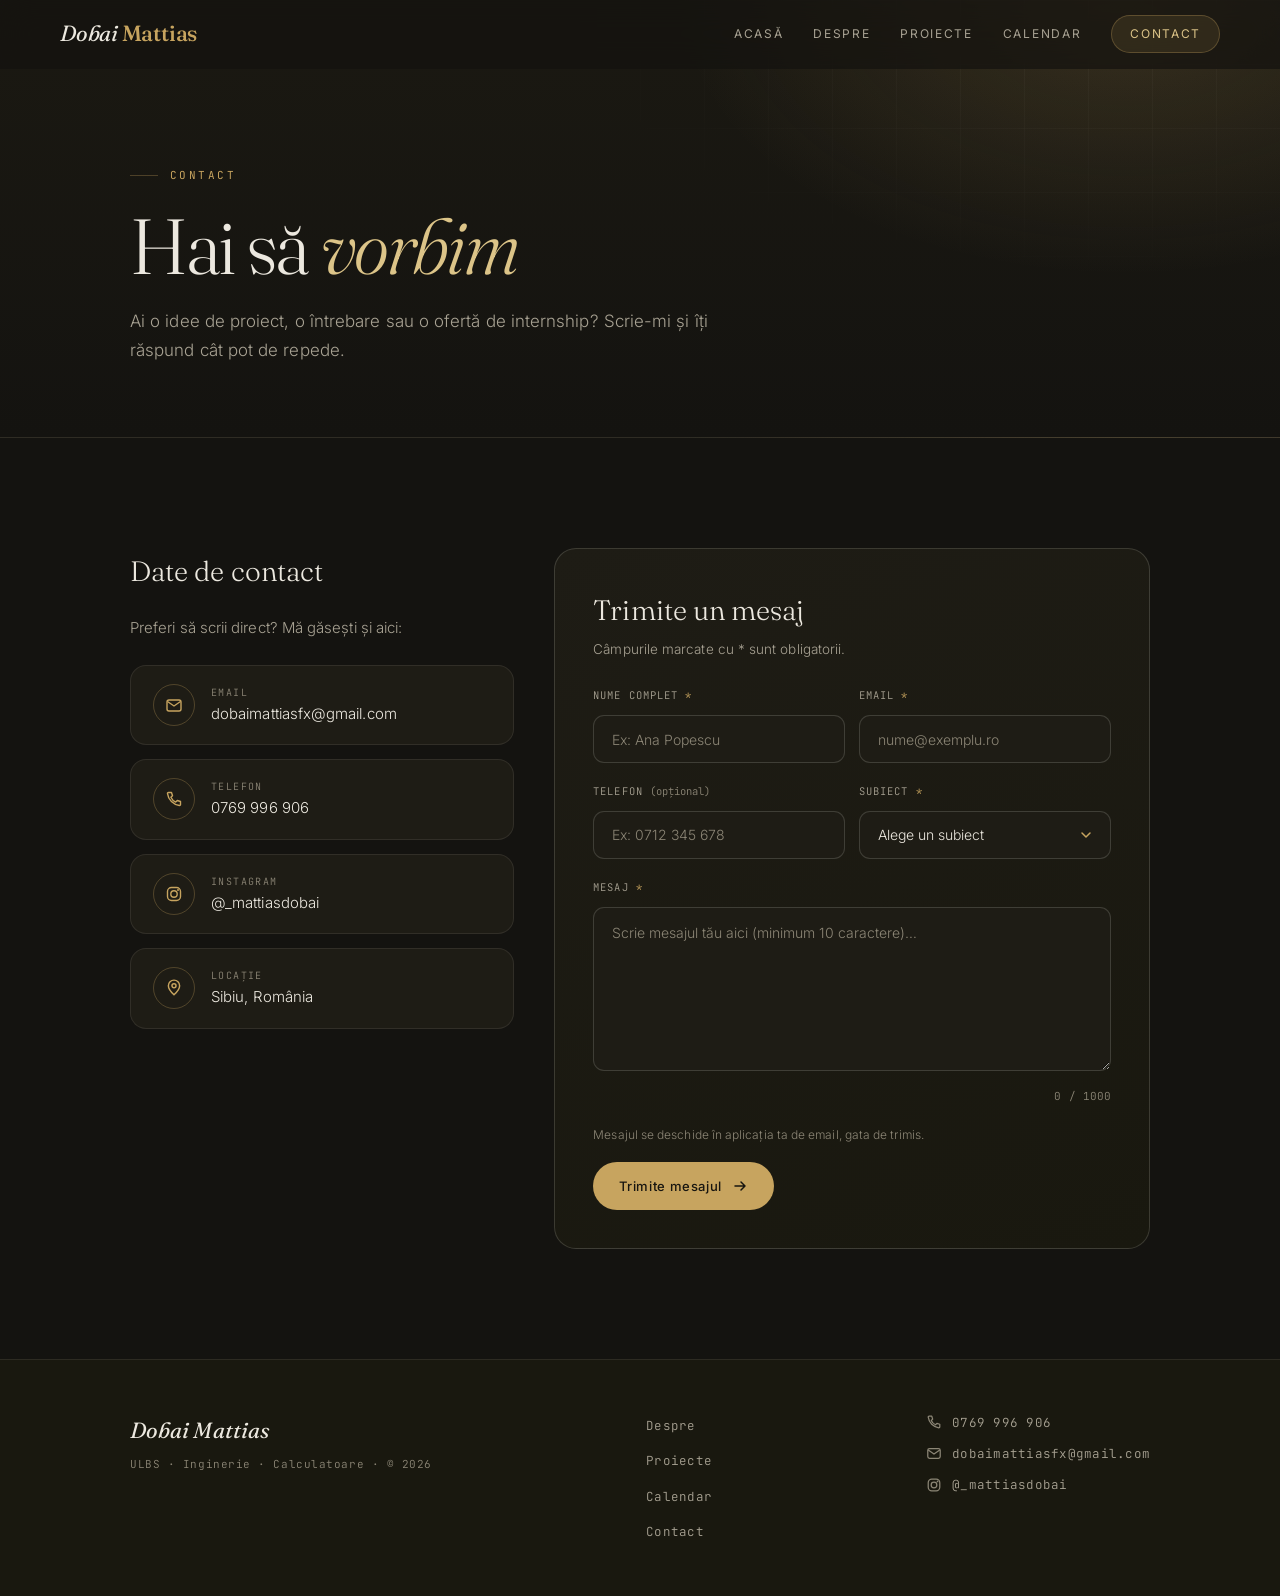
<file: contact.html>
<!DOCTYPE html>
<html lang="ro">
<head>
  <meta charset="UTF-8">
  <meta name="viewport" content="width=device-width, initial-scale=1.0">
  <meta name="description" content="Contactează-l pe Dobai Mattias pentru colaborări, proiecte de echipă sau internship-uri.">
  <meta name="theme-color" content="#141310">
  <title>Contact — Dobai Mattias</title>
  <link rel="icon" href="data:image/svg+xml,%3Csvg%20xmlns='http://www.w3.org/2000/svg'%20viewBox='0%200%2064%2064'%3E%3Crect%20width='64'%20height='64'%20rx='14'%20fill='%23141310'/%3E%3Ctext%20x='32'%20y='44'%20text-anchor='middle'%20font-family='Georgia,serif'%20font-style='italic'%20font-size='36'%20fill='%23c7a45f'%3EM%3C/text%3E%3C/svg%3E">
  <link rel="preconnect" href="https://fonts.googleapis.com">
  <link rel="preconnect" href="https://fonts.gstatic.com" crossorigin>
  <link rel="stylesheet" href="https://fonts.googleapis.com/css2?family=Fraunces:ital,opsz,wght@0,9..144,300..600;1,9..144,300..500&family=Inter:wght@300..500&family=JetBrains+Mono:wght@400;500&display=swap">
  <link rel="stylesheet" href="css/style.css">
  <script>document.documentElement.classList.add('js');</script>
</head>
<body>
  <a class="skip-link" href="#main">Sari la conținut</a>

  <header class="header">
    <nav class="nav" aria-label="Navigare principală">
      <a href="index.html" class="logo">Dobai <b>Mattias</b></a>
      <button class="hamburger" type="button" aria-label="Deschide meniul" aria-expanded="false" aria-controls="navMenu">
        <span class="bar"></span><span class="bar"></span><span class="bar"></span>
      </button>
      <ul class="nav-menu" id="navMenu">
        <li><a href="index.html" class="nav-link">Acasă</a></li>
        <li><a href="about.html" class="nav-link">Despre</a></li>
        <li><a href="projects.html" class="nav-link">Proiecte</a></li>
        <li><a href="calendar.html" class="nav-link">Calendar</a></li>
        <li><a href="contact.html" class="nav-link nav-cta" aria-current="page">Contact</a></li>
      </ul>
    </nav>
  </header>

  <main id="main" tabindex="-1">
    <section class="page-hero" aria-labelledby="page-title">
      <div class="container">
        <p class="eyebrow reveal">Contact</p>
        <h1 class="page-title reveal delay-1" id="page-title">Hai să <em>vorbim</em></h1>
        <p class="page-lead reveal delay-2">Ai o idee de proiect, o întrebare sau o ofertă de internship? Scrie-mi și îți răspund cât pot de repede.</p>
      </div>
    </section>

    <section class="section">
      <div class="contact-grid">
        <div class="contact-info reveal">
          <h2>Date de contact</h2>
          <p>Preferi să scrii direct? Mă găsești și aici:</p>
          <a class="info-card" href="mailto:dobaimattiasfx@gmail.com">
            <span class="info-icon" aria-hidden="true">
              <svg viewBox="0 0 18 18" fill="none"><rect x="2" y="4" width="14" height="11" rx="2" stroke="currentColor" stroke-width="1.4"/><path d="M2.5 5.5L9 10l6.5-4.5" stroke="currentColor" stroke-width="1.4"/></svg>
            </span>
            <span><span class="info-label">Email</span><span class="info-value">dobaimattiasfx@gmail.com</span></span>
          </a>
          <a class="info-card" href="tel:+40769996906">
            <span class="info-icon" aria-hidden="true">
              <svg viewBox="0 0 18 18" fill="none"><path d="M3.5 2.5h3l1 3.2-1.6 1.6a9.5 9.5 0 004.8 4.8l1.6-1.6 3.2 1v3a1 1 0 01-1.1 1A13.8 13.8 0 012.5 3.6a1 1 0 011-1.1z" stroke="currentColor" stroke-width="1.4" stroke-linejoin="round"/></svg>
            </span>
            <span><span class="info-label">Telefon</span><span class="info-value">0769&nbsp;996&nbsp;906</span></span>
          </a>
          <a class="info-card" href="https://instagram.com/_mattiasdobai" target="_blank" rel="noopener">
            <span class="info-icon" aria-hidden="true">
              <svg viewBox="0 0 18 18" fill="none"><rect x="2.5" y="2.5" width="13" height="13" rx="4" stroke="currentColor" stroke-width="1.4"/><circle cx="9" cy="9" r="3.2" stroke="currentColor" stroke-width="1.4"/><circle cx="13" cy="5" r="1" fill="currentColor"/></svg>
            </span>
            <span><span class="info-label">Instagram</span><span class="info-value">@_mattiasdobai</span></span>
          </a>
          <div class="info-card">
            <span class="info-icon" aria-hidden="true">
              <svg viewBox="0 0 16 16" fill="none"><path d="M8 14s5-4.5 5-8A5 5 0 003 6c0 3.5 5 8 5 8z" stroke="currentColor" stroke-width="1.3"/><circle cx="8" cy="6" r="1.8" stroke="currentColor" stroke-width="1.3"/></svg>
            </span>
            <span><span class="info-label">Locație</span><span class="info-value">Sibiu, România</span></span>
          </div>
        </div>

        <form class="contact-form reveal delay-2" id="contactForm" novalidate aria-labelledby="form-title">
          <h2 class="form-title" id="form-title">Trimite un mesaj</h2>
          <p class="form-note">Câmpurile marcate cu <span class="required-mark" aria-hidden="true">*</span> sunt obligatorii.</p>

          <div class="form-status success" id="formSuccess" role="status" tabindex="-1">
            <span class="status-icon" aria-hidden="true">✓</span>
            <span id="formSuccessMsg"></span>
          </div>
          <div class="form-status error" id="formError" role="alert" tabindex="-1">
            <span class="status-icon" aria-hidden="true">✕</span>
            <span id="formErrorMsg"></span>
          </div>

          <div class="field-row">
            <div class="field">
              <label class="field-label" for="name">Nume complet <span class="required-mark" aria-hidden="true">*</span></label>
              <input class="input" type="text" id="name" name="name" autocomplete="name" placeholder="Ex: Ana Popescu" maxlength="50" required aria-describedby="name-error">
              <p class="field-error" id="name-error"></p>
            </div>
            <div class="field">
              <label class="field-label" for="email">Email <span class="required-mark" aria-hidden="true">*</span></label>
              <input class="input" type="email" id="email" name="email" autocomplete="email" placeholder="nume@exemplu.ro" required aria-describedby="email-error">
              <p class="field-error" id="email-error"></p>
            </div>
          </div>

          <div class="field-row">
            <div class="field">
              <label class="field-label" for="phone">Telefon <span class="optional-mark">(opțional)</span></label>
              <input class="input" type="tel" id="phone" name="phone" autocomplete="tel" placeholder="Ex: 0712 345 678" aria-describedby="phone-error">
              <p class="field-error" id="phone-error"></p>
            </div>
            <div class="field">
              <label class="field-label" for="subject">Subiect <span class="required-mark" aria-hidden="true">*</span></label>
              <select class="input" id="subject" name="subject" required aria-describedby="subject-error">
                <option value="">Alege un subiect</option>
                <option value="colaborare">Colaborare pe un proiect</option>
                <option value="internship">Internship sau job</option>
                <option value="intrebare">Întrebare despre un proiect</option>
                <option value="altceva">Altceva</option>
              </select>
              <p class="field-error" id="subject-error"></p>
            </div>
          </div>

          <div class="field">
            <label class="field-label" for="message">Mesaj <span class="required-mark" aria-hidden="true">*</span></label>
            <textarea class="input" id="message" name="message" rows="6" maxlength="1000" placeholder="Scrie mesajul tău aici (minimum 10 caractere)…" required aria-describedby="message-error message-counter"></textarea>
            <div class="field-foot">
              <p class="field-error" id="message-error"></p>
              <span class="counter" id="message-counter">0 / 1000</span>
            </div>
          </div>

          <div class="form-actions">
            <small>Mesajul se deschide în aplicația ta de email, gata de trimis.</small>
            <button class="btn btn-primary" type="submit">
              Trimite mesajul
              <svg viewBox="0 0 16 16" fill="none" aria-hidden="true"><path d="M3 8h10M9 4l4 4-4 4" stroke="currentColor" stroke-width="1.5" stroke-linecap="round" stroke-linejoin="round"/></svg>
            </button>
          </div>
        </form>
      </div>
    </section>
  </main>

  <footer class="footer">
    <div class="footer-inner">
      <div>
        <a href="index.html" class="footer-name">Dobai Mattias</a>
        <p class="footer-meta">ULBS · Inginerie · Calculatoare · © 2026</p>
      </div>
      <nav class="footer-nav" aria-label="Navigare subsol">
        <ul>
          <li><a href="about.html">Despre</a></li>
          <li><a href="projects.html">Proiecte</a></li>
          <li><a href="calendar.html">Calendar</a></li>
          <li><a href="contact.html">Contact</a></li>
        </ul>
      </nav>
      <div class="footer-contact">
        <a class="footer-link" href="tel:+40769996906">
          <svg viewBox="0 0 18 18" fill="none" aria-hidden="true"><path d="M3.5 2.5h3l1 3.2-1.6 1.6a9.5 9.5 0 004.8 4.8l1.6-1.6 3.2 1v3a1 1 0 01-1.1 1A13.8 13.8 0 012.5 3.6a1 1 0 011-1.1z" stroke="currentColor" stroke-width="1.4" stroke-linejoin="round"/></svg>
          0769&nbsp;996&nbsp;906
        </a>
        <a class="footer-link" href="mailto:dobaimattiasfx@gmail.com">
          <svg viewBox="0 0 18 18" fill="none" aria-hidden="true"><rect x="2" y="4" width="14" height="11" rx="2" stroke="currentColor" stroke-width="1.4"/><path d="M2.5 5.5L9 10l6.5-4.5" stroke="currentColor" stroke-width="1.4"/></svg>
          dobaimattiasfx@gmail.com
        </a>
        <a class="footer-link" href="https://instagram.com/_mattiasdobai" target="_blank" rel="noopener">
          <svg viewBox="0 0 18 18" fill="none" aria-hidden="true"><rect x="2.5" y="2.5" width="13" height="13" rx="4" stroke="currentColor" stroke-width="1.4"/><circle cx="9" cy="9" r="3.2" stroke="currentColor" stroke-width="1.4"/><circle cx="13" cy="5" r="1" fill="currentColor"/></svg>
          @_mattiasdobai
        </a>
      </div>
    </div>
  </footer>

  <button class="to-top" type="button" aria-label="Înapoi la începutul paginii">
    <svg viewBox="0 0 16 16" fill="none" aria-hidden="true"><path d="M8 13V3M4 7l4-4 4 4" stroke="currentColor" stroke-width="1.5" stroke-linecap="round" stroke-linejoin="round"/></svg>
  </button>

  <script src="js/script.js"></script>
</body>
</html>
</file>
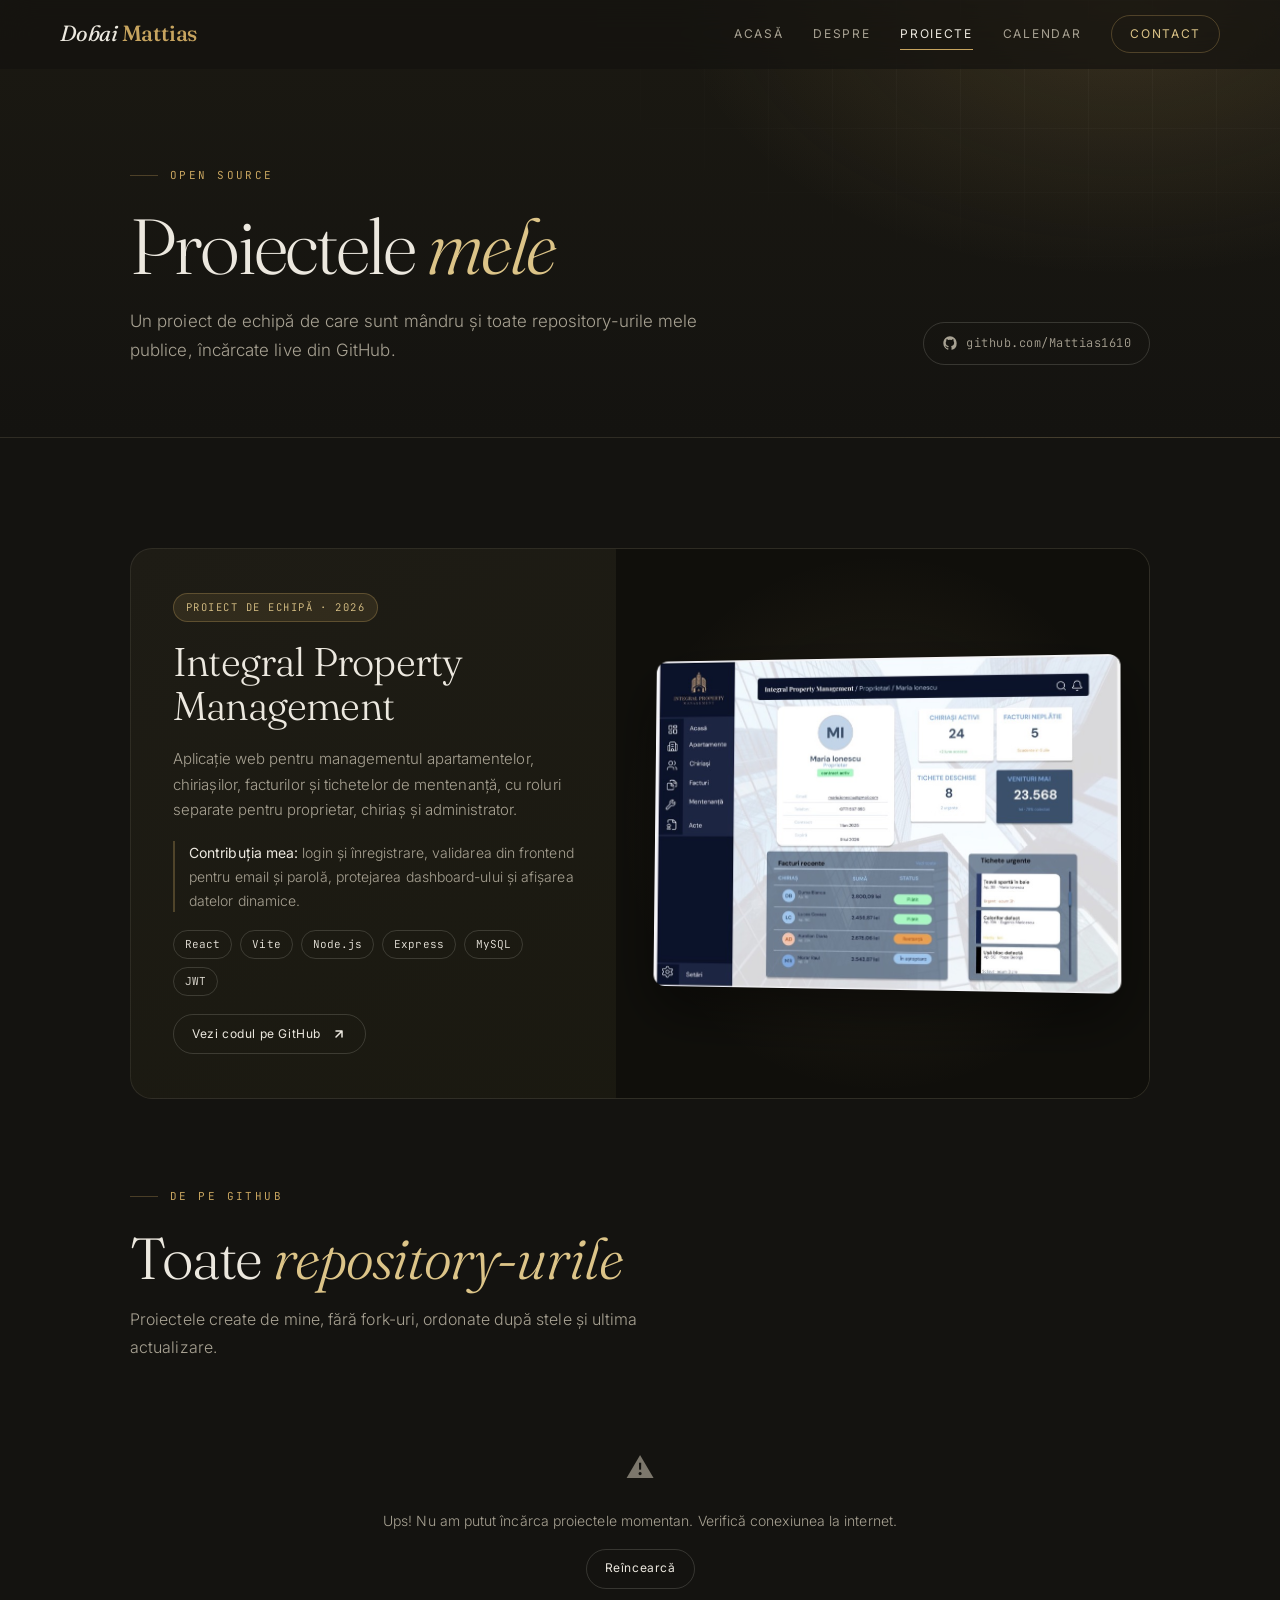
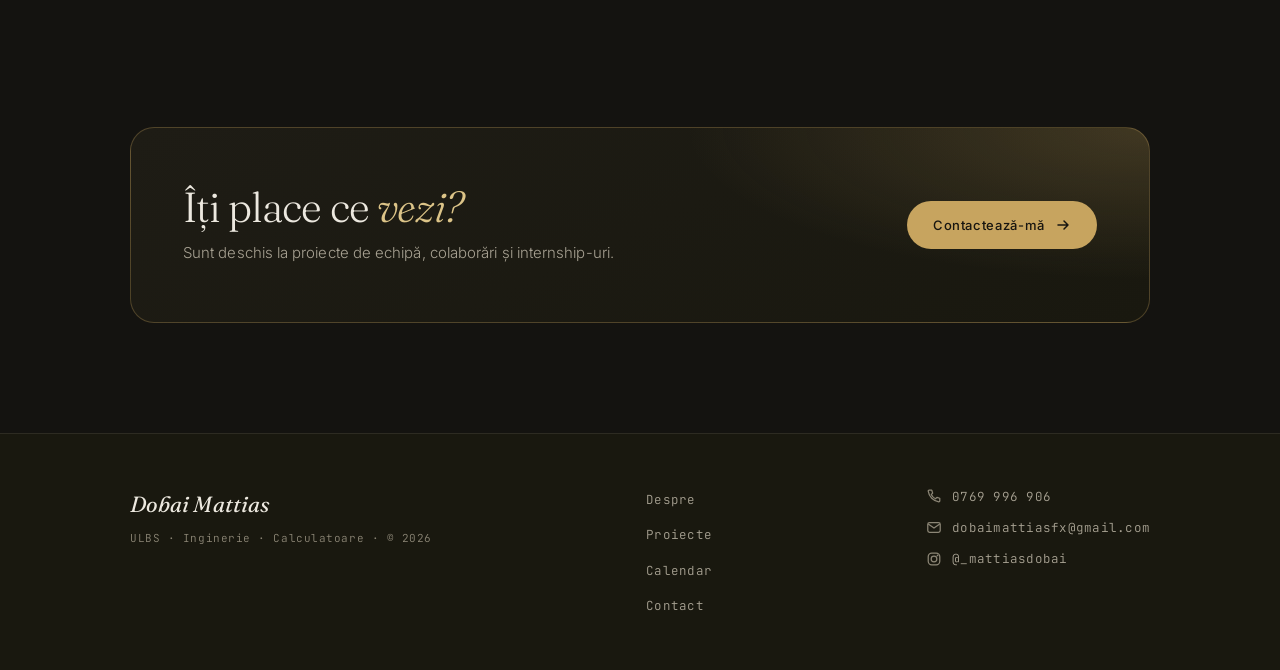
<file: projects.html>
<!DOCTYPE html>
<html lang="ro">
<head>
  <meta charset="UTF-8">
  <meta name="viewport" content="width=device-width, initial-scale=1.0">
  <meta name="description" content="Proiectele lui Dobai Mattias: repository-uri GitHub încărcate live, cu căutare și filtrare după limbaj.">
  <meta name="theme-color" content="#141310">
  <title>Proiecte — Dobai Mattias</title>
  <link rel="icon" href="data:image/svg+xml,%3Csvg%20xmlns='http://www.w3.org/2000/svg'%20viewBox='0%200%2064%2064'%3E%3Crect%20width='64'%20height='64'%20rx='14'%20fill='%23141310'/%3E%3Ctext%20x='32'%20y='44'%20text-anchor='middle'%20font-family='Georgia,serif'%20font-style='italic'%20font-size='36'%20fill='%23c7a45f'%3EM%3C/text%3E%3C/svg%3E">
  <link rel="preconnect" href="https://fonts.googleapis.com">
  <link rel="preconnect" href="https://fonts.gstatic.com" crossorigin>
  <link rel="preconnect" href="https://api.github.com" crossorigin>
  <link rel="stylesheet" href="https://fonts.googleapis.com/css2?family=Fraunces:ital,opsz,wght@0,9..144,300..600;1,9..144,300..500&family=Inter:wght@300..500&family=JetBrains+Mono:wght@400;500&display=swap">
  <link rel="stylesheet" href="css/style.css">
  <script>document.documentElement.classList.add('js');</script>
</head>
<body>
  <a class="skip-link" href="#main">Sari la conținut</a>

  <header class="header">
    <nav class="nav" aria-label="Navigare principală">
      <a href="index.html" class="logo">Dobai <b>Mattias</b></a>
      <button class="hamburger" type="button" aria-label="Deschide meniul" aria-expanded="false" aria-controls="navMenu">
        <span class="bar"></span><span class="bar"></span><span class="bar"></span>
      </button>
      <ul class="nav-menu" id="navMenu">
        <li><a href="index.html" class="nav-link">Acasă</a></li>
        <li><a href="about.html" class="nav-link">Despre</a></li>
        <li><a href="projects.html" class="nav-link" aria-current="page">Proiecte</a></li>
        <li><a href="calendar.html" class="nav-link">Calendar</a></li>
        <li><a href="contact.html" class="nav-link nav-cta">Contact</a></li>
      </ul>
    </nav>
  </header>

  <main id="main" tabindex="-1">
    <section class="page-hero" aria-labelledby="page-title">
      <div class="container page-hero-row">
        <div>
          <p class="eyebrow reveal">Open source</p>
          <h1 class="page-title reveal delay-1" id="page-title">Proiectele <em>mele</em></h1>
          <p class="page-lead reveal delay-2">Un proiect de echipă de care sunt mândru și toate repository-urile mele publice, încărcate live din GitHub.</p>
        </div>
        <a class="github-link reveal delay-3" id="githubProfileLink" href="https://github.com/Mattias1610" target="_blank" rel="noopener">
          <svg viewBox="0 0 24 24" fill="currentColor" aria-hidden="true"><path d="M12 2C6.5 2 2 6.6 2 12.3c0 4.5 2.9 8.3 6.8 9.7.5.1.7-.2.7-.5v-1.7c-2.8.6-3.4-1.4-3.4-1.4-.5-1.2-1.1-1.5-1.1-1.5-.9-.6.1-.6.1-.6 1 .1 1.5 1 1.5 1 .9 1.6 2.4 1.1 3 .9.1-.7.3-1.1.6-1.4-2.2-.3-4.6-1.1-4.6-5 0-1.1.4-2 1-2.7-.1-.3-.4-1.3.1-2.7 0 0 .8-.3 2.7 1a9 9 0 0 1 5 0c1.9-1.3 2.7-1 2.7-1 .5 1.4.2 2.4.1 2.7.6.7 1 1.6 1 2.7 0 3.9-2.4 4.7-4.6 5 .3.3.7 1 .7 2v3c0 .3.2.6.7.5A10.3 10.3 0 0 0 22 12.3C22 6.6 17.5 2 12 2z"/></svg>
          github.com/Mattias1610
        </a>
      </div>
    </section>

    <section class="section" aria-labelledby="featured-title">
      <article class="featured reveal">
        <div class="featured-body">
          <p class="badge">Proiect de echipă · 2026</p>
          <h2 class="featured-title" id="featured-title">Integral Property Management</h2>
          <p class="featured-desc">Aplicație web pentru managementul apartamentelor, chiriașilor, facturilor și tichetelor de mentenanță, cu roluri separate pentru proprietar, chiriaș și administrator.</p>
          <p class="featured-role"><strong>Contribuția mea:</strong> login și înregistrare, validarea din frontend pentru email și parolă, protejarea dashboard-ului și afișarea datelor dinamice.</p>
          <ul class="tags">
            <li>React</li>
            <li>Vite</li>
            <li>Node.js</li>
            <li>Express</li>
            <li>MySQL</li>
            <li>JWT</li>
          </ul>
          <a class="btn btn-outline btn-small" href="https://github.com/Mattias1610/Integral-Property-Management" target="_blank" rel="noopener">
            Vezi codul pe GitHub
            <svg viewBox="0 0 16 16" fill="none" aria-hidden="true"><path d="M5 11l6-6M5 5h6v6" stroke="currentColor" stroke-width="1.5" stroke-linecap="round" stroke-linejoin="round"/></svg>
          </a>
        </div>
        <div class="featured-visual">
          <img src="images/integral-dashboard.jpg" alt="Machetă a dashboard-ului proprietarului din Integral Property Management, cu chiriași activi, facturi și tichete urgente" width="900" height="636" loading="lazy" decoding="async">
        </div>
      </article>

      <div class="section-header reveal">
        <p class="eyebrow">De pe GitHub</p>
        <h2 class="section-title">Toate <em>repository-urile</em></h2>
        <p class="section-desc">Proiectele create de mine, fără fork-uri, ordonate după stele și ultima actualizare.</p>
      </div>

      <div class="filters reveal" id="filters" hidden>
        <div class="search-wrap">
          <label for="repoSearch" class="sr-only">Caută un proiect</label>
          <svg class="search-icon" viewBox="0 0 20 20" fill="none" aria-hidden="true"><circle cx="9" cy="9" r="6" stroke="currentColor" stroke-width="1.6"/><path d="M15 15l-3-3" stroke="currentColor" stroke-width="1.6" stroke-linecap="round"/></svg>
          <input type="search" id="repoSearch" class="input search-input" placeholder="Caută după nume sau descriere…" autocomplete="off">
        </div>
        <div class="filter-row" role="group" aria-label="Filtrează după limbaj">
          <span class="filter-label" aria-hidden="true">Limbaj</span>
          <div class="filter-row" id="filterButtons"></div>
        </div>
        <p class="results-info" id="resultsInfo" aria-live="polite"></p>
      </div>

      <div class="state-box" id="reposLoading"><div class="spinner" aria-hidden="true"></div><span>Se încarcă proiectele de pe GitHub…</span></div>
      <div class="state-box" id="reposError" hidden>
        <span class="state-icon" aria-hidden="true">⚠️</span>
        <span id="reposErrorMsg"></span>
        <button class="btn btn-outline btn-small" type="button" id="reposRetryBtn">Reîncearcă</button>
      </div>
      <div class="state-box" id="reposEmpty" hidden>
        <span class="state-icon" aria-hidden="true">✦</span>
        <span>Niciun proiect nu se potrivește căutării.</span>
        <button class="btn btn-outline btn-small" type="button" id="reposResetBtn">Resetează filtrele</button>
      </div>
      <div class="repos" id="repos"></div>
      <div class="repo-toggle" id="reposToggle" hidden>
        <button class="btn btn-outline" type="button" id="reposToggleBtn">Vezi toate proiectele</button>
      </div>
    </section>

    <section class="cta-band reveal" aria-labelledby="cta-title">
      <div class="cta-inner">
        <div>
          <h2 id="cta-title">Îți place ce <em>vezi?</em></h2>
          <p>Sunt deschis la proiecte de echipă, colaborări și internship-uri.</p>
        </div>
        <a href="contact.html" class="btn btn-primary">
          Contactează-mă
          <svg viewBox="0 0 16 16" fill="none" aria-hidden="true"><path d="M3 8h10M9 4l4 4-4 4" stroke="currentColor" stroke-width="1.5" stroke-linecap="round" stroke-linejoin="round"/></svg>
        </a>
      </div>
    </section>
  </main>

  <footer class="footer">
    <div class="footer-inner">
      <div>
        <a href="index.html" class="footer-name">Dobai Mattias</a>
        <p class="footer-meta">ULBS · Inginerie · Calculatoare · © 2026</p>
      </div>
      <nav class="footer-nav" aria-label="Navigare subsol">
        <ul>
          <li><a href="about.html">Despre</a></li>
          <li><a href="projects.html">Proiecte</a></li>
          <li><a href="calendar.html">Calendar</a></li>
          <li><a href="contact.html">Contact</a></li>
        </ul>
      </nav>
      <div class="footer-contact">
        <a class="footer-link" href="tel:+40769996906">
          <svg viewBox="0 0 18 18" fill="none" aria-hidden="true"><path d="M3.5 2.5h3l1 3.2-1.6 1.6a9.5 9.5 0 004.8 4.8l1.6-1.6 3.2 1v3a1 1 0 01-1.1 1A13.8 13.8 0 012.5 3.6a1 1 0 011-1.1z" stroke="currentColor" stroke-width="1.4" stroke-linejoin="round"/></svg>
          0769&nbsp;996&nbsp;906
        </a>
        <a class="footer-link" href="mailto:dobaimattiasfx@gmail.com">
          <svg viewBox="0 0 18 18" fill="none" aria-hidden="true"><rect x="2" y="4" width="14" height="11" rx="2" stroke="currentColor" stroke-width="1.4"/><path d="M2.5 5.5L9 10l6.5-4.5" stroke="currentColor" stroke-width="1.4"/></svg>
          dobaimattiasfx@gmail.com
        </a>
        <a class="footer-link" href="https://instagram.com/_mattiasdobai" target="_blank" rel="noopener">
          <svg viewBox="0 0 18 18" fill="none" aria-hidden="true"><rect x="2.5" y="2.5" width="13" height="13" rx="4" stroke="currentColor" stroke-width="1.4"/><circle cx="9" cy="9" r="3.2" stroke="currentColor" stroke-width="1.4"/><circle cx="13" cy="5" r="1" fill="currentColor"/></svg>
          @_mattiasdobai
        </a>
      </div>
    </div>
  </footer>

  <button class="to-top" type="button" aria-label="Înapoi la începutul paginii">
    <svg viewBox="0 0 16 16" fill="none" aria-hidden="true"><path d="M8 13V3M4 7l4-4 4 4" stroke="currentColor" stroke-width="1.5" stroke-linecap="round" stroke-linejoin="round"/></svg>
  </button>

  <script src="js/script.js"></script>
</body>
</html>
</file>
<file: css/style.css>
:root {
  --color-bg: #141310;
  --color-bg-alt: #19180f;
  --color-surface: #1e1c15;
  --color-surface-hover: #252319;
  --color-border: rgba(236, 232, 223, 0.09);
  --color-border-strong: rgba(236, 232, 223, 0.16);
  --color-text: #ece8df;
  --color-text-muted: #a8a293;
  --color-text-subtle: #8c8676;
  --color-accent: #c7a45f;
  --color-accent-light: #dcc488;
  --color-accent-bg: rgba(199, 164, 95, 0.12);
  --color-accent-border: rgba(199, 164, 95, 0.3);
  --color-error: #e07b6a;
  --color-error-bg: rgba(224, 123, 106, 0.12);
  --color-error-border: rgba(224, 123, 106, 0.4);
  --color-success: #8fbf8a;
  --color-success-bg: rgba(143, 191, 138, 0.1);
  --color-success-border: rgba(143, 191, 138, 0.4);
  --font-display: "Fraunces", Georgia, serif;
  --font-body: "Inter", system-ui, sans-serif;
  --font-mono: "JetBrains Mono", ui-monospace, monospace;
  --header-height: 68px;
  --max-width: 1100px;
  --radius-card: 18px;
  --ease-smooth: cubic-bezier(0.2, 0.8, 0.2, 1);
}

*,
*::before,
*::after {
  box-sizing: border-box;
  margin: 0;
  padding: 0;
}

html {
  scroll-padding-top: calc(var(--header-height) + 16px);
  -webkit-text-size-adjust: 100%;
}

body {
  background: var(--color-bg);
  color: var(--color-text);
  font-family: var(--font-body);
  font-size: 15px;
  line-height: 1.7;
  font-weight: 300;
  letter-spacing: 0.005em;
  -webkit-font-smoothing: antialiased;
  min-height: 100vh;
  display: flex;
  flex-direction: column;
}

body.menu-open {
  overflow: hidden;
}

main {
  flex: 1;
}

img {
  max-width: 100%;
  display: block;
}

a {
  color: inherit;
  text-decoration: none;
}

button {
  cursor: pointer;
  font: inherit;
  border: none;
  background: none;
  color: inherit;
}

input,
select,
textarea {
  font: inherit;
}

ul,
ol {
  list-style: none;
}

[hidden] {
  display: none !important;
}

::selection {
  background: var(--color-accent-bg);
  color: var(--color-accent-light);
}

::-webkit-scrollbar {
  width: 9px;
  height: 9px;
}

::-webkit-scrollbar-track {
  background: transparent;
}

::-webkit-scrollbar-thumb {
  background: var(--color-surface-hover);
  border-radius: 99px;
}

::-webkit-scrollbar-thumb:hover {
  background: var(--color-text-subtle);
}

:focus-visible {
  outline: 2px solid var(--color-accent-light);
  outline-offset: 3px;
}

[tabindex="-1"]:focus {
  outline: none;
}

.sr-only {
  position: absolute;
  width: 1px;
  height: 1px;
  padding: 0;
  margin: -1px;
  overflow: hidden;
  clip: rect(0, 0, 0, 0);
  white-space: nowrap;
  border: 0;
}

.skip-link {
  position: fixed;
  left: 16px;
  top: -80px;
  z-index: 1100;
  background: var(--color-accent);
  color: #171510;
  font-weight: 500;
  font-size: 13px;
  padding: 10px 20px;
  border-radius: 99px;
  transition: top 0.2s;
}

.skip-link:focus {
  top: 12px;
}

.container {
  width: 100%;
  max-width: var(--max-width);
  margin: 0 auto;
  padding: 0 40px;
}

.header {
  position: fixed;
  top: 0;
  left: 0;
  right: 0;
  z-index: 900;
  background: rgba(20, 19, 16, 0.72);
  backdrop-filter: blur(16px) saturate(1.2);
  -webkit-backdrop-filter: blur(16px) saturate(1.2);
  border-bottom: 1px solid transparent;
  transition: background 0.3s, border-color 0.3s, box-shadow 0.3s;
}

.header.scrolled {
  background: rgba(20, 19, 16, 0.92);
  border-bottom-color: var(--color-border);
  box-shadow: 0 10px 30px rgba(0, 0, 0, 0.25);
}

.nav {
  height: var(--header-height);
  max-width: 1240px;
  margin: 0 auto;
  padding: 0 40px;
  display: flex;
  align-items: center;
  justify-content: space-between;
  gap: 24px;
}

.logo {
  font-family: var(--font-display);
  font-size: 22px;
  font-weight: 400;
  font-style: italic;
  letter-spacing: -0.01em;
  color: var(--color-text);
  transition: opacity 0.25s;
}

.logo b {
  color: var(--color-accent);
  font-style: normal;
  font-weight: 500;
}

.logo:hover {
  opacity: 0.85;
}

.nav-menu {
  display: flex;
  align-items: center;
  gap: 30px;
}

.nav-link {
  display: inline-block;
  font-size: 12px;
  color: var(--color-text-muted);
  letter-spacing: 0.14em;
  text-transform: uppercase;
  font-weight: 400;
  position: relative;
  padding: 6px 0;
  transition: color 0.25s;
}

.nav-link::after {
  content: "";
  position: absolute;
  left: 0;
  right: 100%;
  bottom: 0;
  height: 1px;
  background: var(--color-accent);
  transition: right 0.3s var(--ease-smooth);
}

.nav-link:hover,
.nav-link[aria-current="page"] {
  color: var(--color-text);
}

.nav-link:hover::after,
.nav-link[aria-current="page"]::after {
  right: 0;
}

.nav-cta {
  color: var(--color-accent-light);
  border: 1px solid var(--color-accent-border);
  border-radius: 99px;
  padding: 8px 18px;
  transition: color 0.25s, background 0.25s, border-color 0.25s;
}

.nav-cta::after {
  display: none;
}

.nav-cta:hover,
.nav-cta[aria-current="page"] {
  color: var(--color-accent-light);
  background: var(--color-accent-bg);
}

.hamburger {
  display: none;
  width: 44px;
  height: 44px;
  border-radius: 12px;
  border: 1px solid var(--color-border-strong);
  flex-direction: column;
  align-items: center;
  justify-content: center;
  gap: 5px;
  transition: border-color 0.25s;
}

.hamburger:hover {
  border-color: var(--color-accent-border);
}

.hamburger .bar {
  width: 18px;
  height: 1.5px;
  border-radius: 2px;
  background: var(--color-text);
  transition: transform 0.3s var(--ease-smooth), opacity 0.2s;
}

.hamburger.active .bar:nth-child(1) {
  transform: translateY(6.5px) rotate(45deg);
}

.hamburger.active .bar:nth-child(2) {
  opacity: 0;
}

.hamburger.active .bar:nth-child(3) {
  transform: translateY(-6.5px) rotate(-45deg);
}

.btn {
  display: inline-flex;
  align-items: center;
  justify-content: center;
  gap: 10px;
  height: 48px;
  padding: 0 26px;
  border-radius: 99px;
  font-size: 13px;
  letter-spacing: 0.05em;
  font-weight: 400;
  white-space: nowrap;
  transition: background 0.25s, color 0.25s, border-color 0.25s, transform 0.25s var(--ease-smooth), box-shadow 0.25s;
}

.btn svg {
  width: 16px;
  height: 16px;
  transition: transform 0.25s var(--ease-smooth);
}

.btn:hover svg {
  transform: translateX(3px);
}

.btn:active {
  transform: translateY(0) scale(0.98);
}

.btn:disabled {
  opacity: 0.5;
  cursor: not-allowed;
  transform: none;
  box-shadow: none;
}

.btn-primary {
  background: var(--color-accent);
  color: #171510;
  font-weight: 500;
}

.btn-primary:hover:not(:disabled) {
  background: var(--color-accent-light);
  transform: translateY(-2px);
  box-shadow: 0 10px 28px rgba(199, 164, 95, 0.25);
}

.btn-outline {
  color: var(--color-text);
  border: 1px solid var(--color-border-strong);
}

.btn-outline:hover:not(:disabled) {
  color: var(--color-accent-light);
  border-color: var(--color-accent-border);
  background: var(--color-accent-bg);
  transform: translateY(-2px);
}

.btn-danger {
  color: var(--color-error);
  border: 1px solid var(--color-error-border);
}

.btn-danger:hover {
  background: var(--color-error-bg);
}

.btn-small {
  height: 40px;
  padding: 0 18px;
  font-size: 12px;
}

.btn-auth {
  height: 42px;
  padding: 0 20px;
  border-radius: 99px;
  font-size: 12px;
  letter-spacing: 0.08em;
  text-transform: uppercase;
  font-weight: 400;
  color: var(--color-text);
  border: 1px solid var(--color-border-strong);
  display: inline-flex;
  align-items: center;
  gap: 10px;
  transition: border-color 0.25s, color 0.25s, background 0.25s;
}

.btn-auth:hover {
  border-color: var(--color-accent-border);
  color: var(--color-accent-light);
  background: var(--color-accent-bg);
}

.btn-auth .status-dot {
  width: 7px;
  height: 7px;
  border-radius: 50%;
  background: var(--color-text-subtle);
  transition: background 0.25s, box-shadow 0.25s;
}

.btn-auth.on {
  border-color: var(--color-accent-border);
  color: var(--color-accent-light);
}

.btn-auth.on .status-dot {
  background: var(--color-success);
  box-shadow: 0 0 0 3px rgba(143, 191, 138, 0.2);
}

.text-link {
  display: inline-flex;
  align-items: center;
  gap: 8px;
  font-family: var(--font-mono);
  font-size: 12px;
  letter-spacing: 0.04em;
  color: var(--color-text-muted);
  padding: 4px 0;
  border-bottom: 1px solid var(--color-border-strong);
  transition: color 0.25s, border-color 0.25s, gap 0.25s;
}

.text-link:hover {
  color: var(--color-accent-light);
  border-color: var(--color-accent-border);
  gap: 12px;
}

.text-link svg {
  width: 15px;
  height: 15px;
}

.section {
  max-width: var(--max-width);
  margin: 0 auto;
  padding: 110px 40px;
}

.section-tight {
  padding-top: 20px;
}

.eyebrow {
  display: inline-flex;
  align-items: center;
  gap: 12px;
  font-family: var(--font-mono);
  font-size: 11px;
  font-weight: 400;
  color: var(--color-accent);
  letter-spacing: 0.22em;
  text-transform: uppercase;
  margin-bottom: 22px;
}

.eyebrow::before {
  content: "";
  width: 28px;
  height: 1px;
  background: var(--color-accent-border);
}

.section-title {
  font-family: var(--font-display);
  font-weight: 300;
  font-size: clamp(34px, 5.5vw, 58px);
  line-height: 1.05;
  letter-spacing: -0.02em;
}

.section-title em {
  font-style: italic;
  color: var(--color-accent-light);
}

.section-desc {
  margin-top: 18px;
  color: var(--color-text-muted);
  max-width: 540px;
  font-size: 16px;
  line-height: 1.7;
}

.section-header {
  margin-bottom: 56px;
}

.section-header-row {
  display: flex;
  align-items: flex-end;
  justify-content: space-between;
  gap: 24px;
  flex-wrap: wrap;
}

.hero {
  position: relative;
  min-height: 100vh;
  min-height: 100svh;
  display: flex;
  align-items: center;
  padding: calc(var(--header-height) + 48px) 0 120px;
  overflow: hidden;
  isolation: isolate;
  background:
    radial-gradient(55% 60% at 88% 18%, rgba(199, 164, 95, 0.2), transparent 70%),
    radial-gradient(45% 50% at 0% 100%, rgba(199, 164, 95, 0.1), transparent 70%),
    linear-gradient(165deg, #1d1a12 0%, #16140f 45%, var(--color-bg) 100%);
}

.hero::before {
  content: "";
  position: absolute;
  inset: 0;
  z-index: -1;
  background-image:
    linear-gradient(var(--color-border) 1px, transparent 1px),
    linear-gradient(90deg, var(--color-border) 1px, transparent 1px);
  background-size: 64px 64px;
  -webkit-mask-image: radial-gradient(70% 60% at 72% 30%, #000, transparent 75%);
  mask-image: radial-gradient(70% 60% at 72% 30%, #000, transparent 75%);
  opacity: 0.5;
}

.hero-glow {
  position: absolute;
  top: 6%;
  right: -12%;
  width: 560px;
  height: 560px;
  z-index: -1;
  border-radius: 50%;
  background: radial-gradient(circle, rgba(199, 164, 95, 0.16), transparent 65%);
  animation: drift 14s ease-in-out infinite alternate;
  pointer-events: none;
}

@keyframes drift {
  to {
    transform: translate(-70px, 50px) scale(1.08);
  }
}

.hero-inner {
  width: 100%;
  max-width: var(--max-width);
  margin: 0 auto;
  padding: 0 40px;
  display: grid;
  grid-template-columns: 1.35fr 1fr;
  gap: 70px;
  align-items: center;
}

.hero-photo {
  width: 92px;
  height: 92px;
  border-radius: 50%;
  margin-bottom: 30px;
  padding: 2px;
  background: linear-gradient(140deg, var(--color-accent), transparent 70%);
}

.hero-photo img {
  width: 100%;
  height: 100%;
  border-radius: 50%;
  object-fit: cover;
}

.hero-title {
  font-family: var(--font-display);
  font-weight: 300;
  font-size: clamp(54px, 9vw, 104px);
  line-height: 0.94;
  letter-spacing: -0.035em;
}

.hero-title .title-accent {
  font-style: italic;
  color: var(--color-accent-light);
}

.hero-role {
  font-family: var(--font-mono);
  font-size: 13px;
  color: var(--color-text-muted);
  margin: 26px 0;
  letter-spacing: 0.04em;
  line-height: 1.8;
}

.hero-role .separator {
  color: var(--color-accent);
  margin: 0 6px;
}

.hero-bio {
  color: var(--color-text-muted);
  max-width: 470px;
  font-size: 17px;
  line-height: 1.75;
  margin-bottom: 34px;
}

.hero-cta {
  display: flex;
  flex-wrap: wrap;
  gap: 14px;
  margin-bottom: 36px;
}

.hero-stack,
.chip-list {
  display: flex;
  flex-wrap: wrap;
  gap: 8px;
}

.chip-tech {
  font-family: var(--font-mono);
  font-size: 11.5px;
  color: var(--color-text);
  border: 1px solid var(--color-border-strong);
  padding: 6px 13px;
  border-radius: 99px;
  transition: border-color 0.25s, color 0.25s, background 0.25s, transform 0.25s var(--ease-smooth);
}

.chip-tech:hover {
  border-color: var(--color-accent-border);
  color: var(--color-accent-light);
  background: var(--color-accent-bg);
  transform: translateY(-2px);
}

.hero-side {
  display: flex;
  flex-direction: column;
  gap: 18px;
}

.quote-card {
  background: linear-gradient(155deg, var(--color-surface), var(--color-bg-alt));
  border: 1px solid var(--color-border);
  border-radius: var(--radius-card);
  padding: 38px 36px;
  position: relative;
  overflow: hidden;
  transition: border-color 0.3s, transform 0.4s var(--ease-smooth);
}

.quote-card:hover {
  border-color: var(--color-accent-border);
  transform: translateY(-4px);
}

.quote-mark {
  font-family: var(--font-display);
  font-size: 64px;
  line-height: 0.4;
  color: var(--color-accent);
  opacity: 0.5;
  height: 30px;
}

.quote-text {
  font-family: var(--font-display);
  font-weight: 300;
  font-style: italic;
  font-size: 23px;
  line-height: 1.4;
  letter-spacing: -0.01em;
  color: var(--color-text);
  margin: 18px 0 20px;
}

.quote-author {
  font-family: var(--font-mono);
  font-size: 11px;
  color: var(--color-text-muted);
  letter-spacing: 0.08em;
  text-transform: uppercase;
}

.stat-grid {
  display: grid;
  grid-template-columns: 1fr 1fr;
  gap: 14px;
}

.stat-card {
  background: var(--color-surface);
  border: 1px solid var(--color-border);
  border-radius: 14px;
  padding: 20px 22px;
  transition: border-color 0.3s;
}

.stat-card:hover {
  border-color: var(--color-accent-border);
}

.stat-card .stat-value {
  font-family: var(--font-display);
  font-weight: 300;
  font-size: 34px;
  color: var(--color-accent-light);
  line-height: 1;
}

.stat-card .stat-label {
  font-family: var(--font-mono);
  font-size: 10px;
  color: var(--color-text-subtle);
  letter-spacing: 0.12em;
  text-transform: uppercase;
  margin-top: 8px;
}

.scroll-cue {
  position: absolute;
  bottom: 34px;
  left: 50%;
  transform: translateX(-50%);
  width: 26px;
  height: 42px;
  border: 1px solid var(--color-border-strong);
  border-radius: 99px;
  display: flex;
  justify-content: center;
  padding-top: 8px;
  transition: border-color 0.25s;
}

.scroll-cue:hover {
  border-color: var(--color-accent-border);
}

.scroll-cue span {
  width: 3px;
  height: 8px;
  border-radius: 3px;
  background: var(--color-accent);
  animation: cue 1.8s ease-in-out infinite;
}

@keyframes cue {
  0% {
    opacity: 0;
    transform: translateY(-2px);
  }
  40% {
    opacity: 1;
  }
  100% {
    opacity: 0;
    transform: translateY(14px);
  }
}

.page-hero {
  position: relative;
  padding: calc(var(--header-height) + 90px) 0 72px;
  overflow: hidden;
  isolation: isolate;
  border-bottom: 1px solid var(--color-border);
  background:
    radial-gradient(50% 90% at 88% 0%, rgba(199, 164, 95, 0.17), transparent 70%),
    linear-gradient(180deg, #1b1912 0%, var(--color-bg) 100%);
}

.page-hero::before {
  content: "";
  position: absolute;
  inset: 0;
  z-index: -1;
  background-image:
    linear-gradient(var(--color-border) 1px, transparent 1px),
    linear-gradient(90deg, var(--color-border) 1px, transparent 1px);
  background-size: 64px 64px;
  -webkit-mask-image: radial-gradient(60% 90% at 85% 0%, #000, transparent 75%);
  mask-image: radial-gradient(60% 90% at 85% 0%, #000, transparent 75%);
  opacity: 0.5;
}

.page-hero-row {
  display: flex;
  align-items: flex-end;
  justify-content: space-between;
  gap: 28px;
  flex-wrap: wrap;
}

.page-title {
  font-family: var(--font-display);
  font-weight: 300;
  font-size: clamp(42px, 7vw, 78px);
  line-height: 1;
  letter-spacing: -0.03em;
}

.page-title em {
  font-style: italic;
  color: var(--color-accent-light);
}

.page-lead {
  margin-top: 22px;
  max-width: 580px;
  color: var(--color-text-muted);
  font-size: 17px;
}

.github-link {
  font-family: var(--font-mono);
  font-size: 12px;
  color: var(--color-text-muted);
  letter-spacing: 0.04em;
  display: inline-flex;
  align-items: center;
  gap: 8px;
  padding: 10px 18px;
  border: 1px solid var(--color-border-strong);
  border-radius: 99px;
  transition: color 0.25s, border-color 0.25s, background 0.25s;
}

.github-link:hover {
  color: var(--color-accent-light);
  border-color: var(--color-accent-border);
  background: var(--color-accent-bg);
}

.github-link svg {
  width: 16px;
  height: 16px;
}

.explore-grid {
  display: grid;
  grid-template-columns: repeat(auto-fit, minmax(230px, 1fr));
  gap: 18px;
}

.explore-card {
  position: relative;
  display: flex;
  flex-direction: column;
  gap: 12px;
  min-height: 250px;
  padding: 30px 28px;
  background: var(--color-surface);
  border: 1px solid var(--color-border);
  border-radius: var(--radius-card);
  overflow: hidden;
  transition: transform 0.35s var(--ease-smooth), border-color 0.3s, background 0.3s;
}

.explore-card::before {
  content: "";
  position: absolute;
  inset: 0;
  background: radial-gradient(80% 60% at 100% 0%, var(--color-accent-bg), transparent 70%);
  opacity: 0;
  transition: opacity 0.35s;
}

.explore-card > * {
  position: relative;
}

.explore-card:hover {
  transform: translateY(-6px);
  border-color: var(--color-accent-border);
  background: var(--color-surface-hover);
}

.explore-card:hover::before {
  opacity: 1;
}

.explore-number {
  font-family: var(--font-mono);
  font-size: 11px;
  color: var(--color-accent);
  letter-spacing: 0.2em;
}

.explore-card h3 {
  font-family: var(--font-display);
  font-weight: 400;
  font-size: 25px;
  letter-spacing: -0.01em;
  line-height: 1.2;
}

.explore-card p {
  color: var(--color-text-muted);
  font-size: 14px;
  flex: 1;
}

.explore-link {
  display: inline-flex;
  align-items: center;
  gap: 8px;
  font-family: var(--font-mono);
  font-size: 11.5px;
  color: var(--color-text-muted);
  letter-spacing: 0.06em;
  transition: color 0.25s, gap 0.25s;
}

.explore-card:hover .explore-link {
  color: var(--color-accent-light);
  gap: 12px;
}

.repos {
  display: grid;
  grid-template-columns: repeat(auto-fill, minmax(310px, 1fr));
  gap: 18px;
}

.repo {
  display: flex;
  flex-direction: column;
  gap: 14px;
  min-height: 190px;
  padding: 26px 28px;
  background: var(--color-surface);
  border: 1px solid var(--color-border);
  border-radius: 16px;
  transition: transform 0.3s var(--ease-smooth), border-color 0.3s, background 0.3s, box-shadow 0.3s;
}

.repo:hover {
  transform: translateY(-4px);
  border-color: var(--color-accent-border);
  background: var(--color-surface-hover);
  box-shadow: 0 18px 40px rgba(0, 0, 0, 0.25);
}

.repo-top {
  display: flex;
  align-items: center;
  justify-content: space-between;
  gap: 12px;
}

.repo-name {
  font-family: var(--font-display);
  font-weight: 400;
  font-size: 21px;
  letter-spacing: -0.01em;
  line-height: 1.25;
  color: var(--color-text);
  display: flex;
  align-items: center;
  gap: 9px;
  min-width: 0;
  overflow-wrap: anywhere;
}

.repo-name svg {
  width: 17px;
  height: 17px;
  color: var(--color-accent);
  flex-shrink: 0;
}

.repo-arrow {
  width: 32px;
  height: 32px;
  border-radius: 50%;
  border: 1px solid var(--color-border-strong);
  display: flex;
  align-items: center;
  justify-content: center;
  color: var(--color-text-muted);
  flex-shrink: 0;
  transition: border-color 0.25s, color 0.25s, transform 0.3s var(--ease-smooth);
}

.repo:hover .repo-arrow {
  border-color: var(--color-accent-border);
  color: var(--color-accent-light);
  transform: rotate(45deg);
}

.repo-arrow svg {
  width: 14px;
  height: 14px;
}

.repo-description {
  font-size: 14px;
  color: var(--color-text-muted);
  line-height: 1.6;
  flex: 1;
}

.repo-description.empty {
  font-style: italic;
  color: var(--color-text-subtle);
}

.repo-meta {
  display: flex;
  align-items: center;
  flex-wrap: wrap;
  gap: 8px 18px;
  font-family: var(--font-mono);
  font-size: 11px;
  color: var(--color-text-subtle);
  letter-spacing: 0.03em;
  padding-top: 14px;
  border-top: 1px solid var(--color-border);
}

.repo-language,
.repo-stat {
  display: inline-flex;
  align-items: center;
  gap: 6px;
}

.repo-language {
  color: var(--color-text-muted);
}

.language-dot {
  width: 9px;
  height: 9px;
  border-radius: 50%;
  background: var(--color-accent);
}

.repo-stat svg {
  width: 12px;
  height: 12px;
}

.repos > .state-box {
  grid-column: 1 / -1;
}

.repo.skeleton {
  pointer-events: none;
}

.skeleton-block {
  border-radius: 6px;
  background: linear-gradient(90deg, var(--color-surface-hover) 25%, #2f2c21 50%, var(--color-surface-hover) 75%);
  background-size: 200% 100%;
  animation: shimmer 1.4s linear infinite;
}

.skeleton-title {
  height: 22px;
  width: 60%;
}

.skeleton-line {
  height: 12px;
  width: 100%;
}

.skeleton-line.short {
  width: 70%;
}

.skeleton-meta {
  height: 12px;
  width: 45%;
  margin-top: auto;
}

@keyframes shimmer {
  to {
    background-position: -200% 0;
  }
}

.repo-toggle {
  display: flex;
  justify-content: center;
  margin-top: 30px;
}

.featured {
  display: grid;
  grid-template-columns: 1fr 1.1fr;
  margin-bottom: 80px;
  background: linear-gradient(155deg, var(--color-surface), var(--color-bg-alt));
  border: 1px solid var(--color-border);
  border-radius: 22px;
  overflow: hidden;
  transition: border-color 0.3s;
}

.featured:hover {
  border-color: var(--color-accent-border);
}

.featured-body {
  padding: 44px 42px;
  display: flex;
  flex-direction: column;
  align-items: flex-start;
  gap: 18px;
}

.badge {
  font-family: var(--font-mono);
  font-size: 10.5px;
  letter-spacing: 0.14em;
  text-transform: uppercase;
  color: var(--color-accent-light);
  background: var(--color-accent-bg);
  border: 1px solid var(--color-accent-border);
  padding: 5px 12px;
  border-radius: 99px;
}

.featured-title {
  font-family: var(--font-display);
  font-weight: 300;
  font-size: clamp(28px, 3.6vw, 40px);
  line-height: 1.1;
  letter-spacing: -0.02em;
}

.featured-desc {
  color: var(--color-text-muted);
  font-size: 15px;
}

.featured-role {
  color: var(--color-text-muted);
  font-size: 14px;
  padding-left: 14px;
  border-left: 2px solid var(--color-accent-border);
}

.featured-role strong {
  color: var(--color-text);
  font-weight: 400;
}

.tags {
  display: flex;
  flex-wrap: wrap;
  gap: 8px;
}

.tags li {
  font-family: var(--font-mono);
  font-size: 11px;
  color: var(--color-text);
  border: 1px solid var(--color-border-strong);
  padding: 4px 11px;
  border-radius: 99px;
}

.featured-visual {
  display: flex;
  align-items: center;
  justify-content: center;
  padding: 32px;
  background:
    radial-gradient(70% 70% at 50% 50%, rgba(199, 164, 95, 0.12), transparent 70%),
    #100f0b;
  overflow: hidden;
}

.featured-visual img {
  width: 100%;
  height: auto;
  border-radius: 12px;
  box-shadow: 0 24px 60px rgba(0, 0, 0, 0.5);
  transform: perspective(1200px) rotateY(-7deg) rotateX(2deg);
  transition: transform 0.6s var(--ease-smooth);
}

.featured:hover .featured-visual img {
  transform: perspective(1200px) rotateY(0) rotateX(0) scale(1.02);
}

.filters {
  display: flex;
  flex-direction: column;
  gap: 18px;
  margin-bottom: 34px;
}

.filter-row {
  display: flex;
  flex-wrap: wrap;
  align-items: center;
  gap: 9px;
}

.filter-label {
  font-family: var(--font-mono);
  font-size: 10px;
  color: var(--color-text-subtle);
  letter-spacing: 0.14em;
  text-transform: uppercase;
  margin-right: 4px;
}

.filter-btn {
  display: inline-flex;
  align-items: center;
  gap: 8px;
  font-family: var(--font-mono);
  font-size: 11.5px;
  color: var(--color-text-muted);
  border: 1px solid var(--color-border-strong);
  padding: 7px 16px;
  border-radius: 99px;
  letter-spacing: 0.03em;
  transition: color 0.25s, border-color 0.25s, background 0.25s, transform 0.25s var(--ease-smooth);
}

.filter-btn .count {
  font-size: 10.5px;
  color: var(--color-text-subtle);
}

.filter-btn:hover {
  transform: translateY(-2px);
}

.filter-btn:hover,
.filter-btn.active {
  color: var(--color-accent-light);
  border-color: var(--color-accent-border);
  background: var(--color-accent-bg);
}

.filter-btn.active .count {
  color: var(--color-accent);
}

.results-info {
  font-family: var(--font-mono);
  font-size: 11.5px;
  color: var(--color-text-subtle);
  letter-spacing: 0.04em;
}

.about-grid {
  display: grid;
  grid-template-columns: 1.4fr 1fr;
  gap: 56px;
  align-items: start;
}

.about-text p {
  color: var(--color-text-muted);
  font-size: 16.5px;
  margin-bottom: 18px;
}

.about-text p:last-child {
  margin-bottom: 0;
}

.about-text strong {
  color: var(--color-text);
  font-weight: 400;
}

.facts {
  display: grid;
  gap: 18px;
  padding: 30px;
  background: linear-gradient(155deg, var(--color-surface), var(--color-bg-alt));
  border: 1px solid var(--color-border);
  border-radius: var(--radius-card);
  transition: border-color 0.3s;
}

.facts:hover {
  border-color: var(--color-accent-border);
}

.fact {
  display: grid;
  gap: 2px;
  padding-bottom: 18px;
  border-bottom: 1px solid var(--color-border);
}

.fact:last-child {
  padding-bottom: 0;
  border-bottom: 0;
}

.fact dt {
  font-family: var(--font-mono);
  font-size: 10.5px;
  letter-spacing: 0.14em;
  text-transform: uppercase;
  color: var(--color-accent);
}

.fact dd {
  font-size: 15px;
  color: var(--color-text);
}

.timeline {
  position: relative;
  display: grid;
  gap: 26px;
}

.timeline::before {
  content: "";
  position: absolute;
  left: 150px;
  top: 10px;
  bottom: 10px;
  width: 1px;
  background: linear-gradient(var(--color-accent-border), var(--color-border) 85%, transparent);
}

.timeline-item {
  display: grid;
  grid-template-columns: 150px 1fr;
}

.timeline-date {
  padding: 26px 28px 0 0;
  text-align: right;
  font-family: var(--font-mono);
  font-size: 11.5px;
  color: var(--color-accent);
  letter-spacing: 0.08em;
  text-transform: uppercase;
  line-height: 1.5;
}

.timeline-card {
  position: relative;
  margin-left: 36px;
  padding: 24px 28px;
  background: var(--color-surface);
  border: 1px solid var(--color-border);
  border-radius: 16px;
  transition: transform 0.3s var(--ease-smooth), border-color 0.3s, background 0.3s;
}

.timeline-card::before {
  content: "";
  position: absolute;
  left: -42px;
  top: 28px;
  width: 11px;
  height: 11px;
  border-radius: 50%;
  background: var(--color-bg);
  border: 2px solid var(--color-accent);
  box-shadow: 0 0 0 4px var(--color-bg);
  transition: background 0.3s, box-shadow 0.3s;
}

.timeline-item:hover .timeline-card {
  transform: translateX(6px);
  border-color: var(--color-accent-border);
  background: var(--color-surface-hover);
}

.timeline-item:hover .timeline-card::before {
  background: var(--color-accent);
  box-shadow: 0 0 0 4px var(--color-bg), 0 0 0 8px var(--color-accent-bg);
}

.timeline-card h3 {
  font-family: var(--font-display);
  font-weight: 400;
  font-size: 21px;
  letter-spacing: -0.01em;
  line-height: 1.3;
}

.timeline-subtitle {
  font-size: 14px;
  color: var(--color-accent-light);
  margin: 2px 0 8px;
}

.timeline-card p {
  color: var(--color-text-muted);
  font-size: 14.5px;
}

.timeline-card .tags {
  margin-top: 14px;
}

.skills-grid {
  display: grid;
  grid-template-columns: repeat(auto-fit, minmax(240px, 1fr));
  gap: 18px;
}

.skill-card {
  padding: 28px 26px;
  background: var(--color-surface);
  border: 1px solid var(--color-border);
  border-radius: var(--radius-card);
  transition: transform 0.35s var(--ease-smooth), border-color 0.3s, background 0.3s;
}

.skill-card:hover {
  transform: translateY(-5px);
  border-color: var(--color-accent-border);
  background: var(--color-surface-hover);
}

.skill-icon {
  width: 46px;
  height: 46px;
  margin-bottom: 20px;
  border-radius: 12px;
  border: 1px solid var(--color-accent-border);
  display: flex;
  align-items: center;
  justify-content: center;
  color: var(--color-accent);
  transition: background 0.3s, color 0.3s;
}

.skill-card:hover .skill-icon {
  background: var(--color-accent);
  color: #171510;
}

.skill-icon svg {
  width: 22px;
  height: 22px;
}

.skill-card h3 {
  font-family: var(--font-display);
  font-weight: 400;
  font-size: 21px;
  margin-bottom: 16px;
}

.cta-band {
  max-width: var(--max-width);
  margin: 0 auto 110px;
  padding: 0 40px;
}

.cta-inner {
  display: flex;
  align-items: center;
  justify-content: space-between;
  flex-wrap: wrap;
  gap: 30px;
  padding: 56px 52px;
  border: 1px solid var(--color-accent-border);
  border-radius: 24px;
  background:
    radial-gradient(70% 120% at 100% 0%, rgba(199, 164, 95, 0.22), transparent 65%),
    linear-gradient(155deg, var(--color-surface), var(--color-bg-alt));
}

.cta-inner h2 {
  font-family: var(--font-display);
  font-weight: 300;
  font-size: clamp(28px, 4vw, 42px);
  line-height: 1.1;
  letter-spacing: -0.02em;
}

.cta-inner h2 em {
  font-style: italic;
  color: var(--color-accent-light);
}

.cta-inner p {
  color: var(--color-text-muted);
  margin-top: 10px;
  max-width: 460px;
}

.contact-grid {
  display: grid;
  grid-template-columns: 1fr 1.55fr;
  gap: 40px;
  align-items: start;
}

.contact-info {
  display: grid;
  gap: 14px;
}

.contact-info h2 {
  font-family: var(--font-display);
  font-weight: 300;
  font-size: 28px;
  margin-bottom: 6px;
}

.contact-info > p {
  color: var(--color-text-muted);
  font-size: 15px;
  margin-bottom: 10px;
}

.info-card {
  display: flex;
  align-items: center;
  gap: 16px;
  padding: 18px 22px;
  background: var(--color-surface);
  border: 1px solid var(--color-border);
  border-radius: 16px;
  transition: transform 0.3s var(--ease-smooth), border-color 0.3s, background 0.3s;
}

a.info-card:hover {
  transform: translateX(5px);
  border-color: var(--color-accent-border);
  background: var(--color-surface-hover);
}

.info-icon {
  width: 42px;
  height: 42px;
  flex-shrink: 0;
  border-radius: 50%;
  border: 1px solid var(--color-accent-border);
  display: flex;
  align-items: center;
  justify-content: center;
  color: var(--color-accent);
  transition: background 0.3s, color 0.3s;
}

a.info-card:hover .info-icon {
  background: var(--color-accent);
  color: #171510;
}

.info-icon svg {
  width: 18px;
  height: 18px;
}

.info-label {
  display: block;
  font-family: var(--font-mono);
  font-size: 10px;
  letter-spacing: 0.14em;
  text-transform: uppercase;
  color: var(--color-text-subtle);
}

.info-value {
  display: block;
  font-size: 15px;
  color: var(--color-text);
  overflow-wrap: anywhere;
}

.contact-form {
  padding: 38px;
  background: linear-gradient(160deg, var(--color-surface), var(--color-bg-alt));
  border: 1px solid var(--color-border-strong);
  border-radius: 22px;
}

.form-title {
  font-family: var(--font-display);
  font-weight: 300;
  font-size: 28px;
  margin-bottom: 4px;
}

.form-note {
  color: var(--color-text-muted);
  font-size: 13.5px;
  margin-bottom: 26px;
}

.field {
  margin-bottom: 20px;
}

.field-label {
  display: block;
  font-family: var(--font-mono);
  font-size: 10.5px;
  color: var(--color-text-muted);
  letter-spacing: 0.1em;
  text-transform: uppercase;
  margin-bottom: 10px;
}

.field-label .required-mark {
  color: var(--color-accent);
}

.field-label .optional-mark {
  color: var(--color-text-subtle);
  text-transform: none;
  letter-spacing: 0;
}

.input {
  width: 100%;
  height: 48px;
  padding: 0 18px;
  border-radius: 11px;
  background: var(--color-surface);
  border: 1px solid var(--color-border-strong);
  color: var(--color-text);
  font-size: 14px;
  font-weight: 300;
  outline: none;
  transition: border-color 0.25s, box-shadow 0.25s, background 0.25s;
}

.input::placeholder {
  color: var(--color-text-subtle);
}

.input:hover {
  border-color: rgba(236, 232, 223, 0.24);
}

.input:focus {
  border-color: var(--color-accent-border);
  box-shadow: 0 0 0 3px var(--color-accent-bg);
}

textarea.input {
  height: auto;
  min-height: 150px;
  padding: 14px 18px;
  line-height: 1.6;
  resize: vertical;
}

select.input {
  appearance: none;
  -webkit-appearance: none;
  cursor: pointer;
  padding-right: 46px;
  background-image: url("data:image/svg+xml,%3Csvg xmlns='http://www.w3.org/2000/svg' viewBox='0 0 16 16' fill='none' stroke='%23c7a45f' stroke-width='1.5' stroke-linecap='round' stroke-linejoin='round'%3E%3Cpath d='M4 6l4 4 4-4'/%3E%3C/svg%3E");
  background-repeat: no-repeat;
  background-position: right 16px center;
  background-size: 16px;
}

select.input option {
  background: var(--color-surface);
  color: var(--color-text);
}

.field.invalid .input {
  border-color: var(--color-error-border);
  box-shadow: 0 0 0 3px var(--color-error-bg);
}

.field.valid .input {
  border-color: var(--color-success-border);
}

.field-foot {
  display: flex;
  align-items: flex-start;
  justify-content: space-between;
  gap: 12px;
}

.field-error {
  font-size: 12.5px;
  color: var(--color-error);
  line-height: 1.5;
}

.field-error:not(:empty) {
  margin-top: 8px;
}

.counter {
  margin: 8px 0 0 auto;
  font-family: var(--font-mono);
  font-size: 11px;
  color: var(--color-text-subtle);
  white-space: nowrap;
  transition: color 0.25s;
}

.counter.warn {
  color: var(--color-accent-light);
}

.counter.over {
  color: var(--color-error);
}

.form-status {
  display: none;
  align-items: flex-start;
  gap: 12px;
  margin-bottom: 22px;
  padding: 16px 18px;
  border-radius: 12px;
  font-size: 14px;
  color: var(--color-text);
}

.form-status.show {
  display: flex;
  animation: mIn 0.3s var(--ease-smooth);
}

.form-status .status-icon {
  font-family: var(--font-mono);
  font-weight: 500;
}

.form-status.success {
  background: var(--color-success-bg);
  border: 1px solid var(--color-success-border);
}

.form-status.success .status-icon {
  color: var(--color-success);
}

.form-status.error {
  background: var(--color-error-bg);
  border: 1px solid var(--color-error-border);
}

.form-status.error .status-icon {
  color: var(--color-error);
}

.form-actions {
  display: flex;
  align-items: center;
  justify-content: space-between;
  flex-wrap: wrap;
  gap: 16px;
  margin-top: 8px;
}

.form-actions small {
  color: var(--color-text-subtle);
  font-size: 12px;
}

.field-row {
  display: grid;
  grid-template-columns: 1fr 1fr;
  gap: 14px;
}

.auth-wall {
  display: flex;
  justify-content: center;
  align-items: center;
  min-height: 300px;
}

.auth-card {
  text-align: center;
  background: linear-gradient(155deg, var(--color-surface), var(--color-bg-alt));
  border: 1px solid var(--color-border);
  border-radius: 20px;
  padding: 54px 60px;
  max-width: 460px;
}

.auth-icon {
  width: 60px;
  height: 60px;
  margin: 0 auto 24px;
  border-radius: 50%;
  border: 1px solid var(--color-accent-border);
  display: flex;
  align-items: center;
  justify-content: center;
  color: var(--color-accent);
}

.auth-icon svg {
  width: 28px;
  height: 28px;
}

.auth-card h2 {
  font-family: var(--font-display);
  font-weight: 300;
  font-size: 26px;
  margin-bottom: 12px;
}

.auth-card p {
  color: var(--color-text-muted);
  font-size: 15px;
  margin-bottom: 32px;
}

.toolbar {
  display: flex;
  align-items: center;
  flex-wrap: wrap;
  gap: 12px;
  margin-bottom: 18px;
}

.search-wrap {
  position: relative;
  flex: 1;
  min-width: 220px;
}

.search-icon {
  position: absolute;
  left: 16px;
  top: 50%;
  transform: translateY(-50%);
  width: 16px;
  height: 16px;
  color: var(--color-text-subtle);
  pointer-events: none;
}

.search-input {
  padding-left: 44px;
}

.select-input {
  height: 48px;
  padding: 0 16px;
  border-radius: 11px;
  background: var(--color-surface);
  border: 1px solid var(--color-border-strong);
  color: var(--color-text-muted);
  font-size: 12px;
  font-family: var(--font-mono);
  letter-spacing: 0.03em;
  outline: none;
  cursor: pointer;
  transition: border-color 0.25s;
}

.select-input:focus {
  border-color: var(--color-accent-border);
}

.select-input option {
  background: var(--color-surface);
  color: var(--color-text);
}

.range-bar {
  display: flex;
  align-items: center;
  flex-wrap: wrap;
  gap: 9px;
  margin-bottom: 42px;
}

.range-label {
  font-family: var(--font-mono);
  font-size: 10px;
  color: var(--color-text-subtle);
  letter-spacing: 0.14em;
  text-transform: uppercase;
}

.range-chip {
  font-family: var(--font-mono);
  font-size: 11.5px;
  color: var(--color-text-muted);
  border: 1px solid var(--color-border-strong);
  padding: 6px 16px;
  border-radius: 99px;
  letter-spacing: 0.03em;
  transition: color 0.25s, border-color 0.25s, background 0.25s;
}

.range-chip:hover,
.range-chip.active {
  color: var(--color-accent-light);
  border-color: var(--color-accent-border);
  background: var(--color-accent-bg);
}

.demo-banner {
  display: flex;
  align-items: center;
  justify-content: space-between;
  flex-wrap: wrap;
  gap: 18px;
  margin-bottom: 24px;
  padding: 18px 24px;
  background: var(--color-accent-bg);
  border: 1px solid var(--color-accent-border);
  border-radius: 14px;
}

.demo-text {
  font-size: 14px;
  color: var(--color-text);
}

.demo-text strong {
  color: var(--color-accent-light);
  font-family: var(--font-mono);
  font-weight: 500;
}

.demo-actions {
  display: flex;
  flex-wrap: wrap;
  gap: 10px;
}

.state-box {
  display: flex;
  flex-direction: column;
  align-items: center;
  justify-content: center;
  gap: 16px;
  min-height: 200px;
  color: var(--color-text-muted);
  font-size: 14px;
  text-align: center;
}

.state-box .state-icon {
  font-size: 28px;
  opacity: 0.7;
}

.spinner {
  width: 26px;
  height: 26px;
  border: 2px solid var(--color-border-strong);
  border-top-color: var(--color-accent);
  border-radius: 50%;
  animation: spin 0.8s linear infinite;
}

.btn-spinner {
  width: 14px;
  height: 14px;
  border: 2px solid rgba(23, 21, 16, 0.3);
  border-top-color: #171510;
  border-radius: 50%;
  animation: spin 0.8s linear infinite;
}

@keyframes spin {
  to {
    transform: rotate(360deg);
  }
}

.agenda {
  display: flex;
  flex-direction: column;
  gap: 36px;
  margin-bottom: 34px;
}

.day-group {
  display: grid;
  grid-template-columns: 96px 1fr;
  gap: 28px;
}

.day-head {
  align-self: start;
  text-align: right;
  padding: 4px 24px 0 0;
  border-right: 1px solid var(--color-border);
}

.day-weekday {
  font-family: var(--font-mono);
  font-size: 10px;
  color: var(--color-text-subtle);
  text-transform: uppercase;
  letter-spacing: 0.14em;
}

.day-num {
  font-family: var(--font-display);
  font-weight: 300;
  font-size: 46px;
  line-height: 1;
  color: var(--color-text);
  margin: 4px 0 2px;
}

.day-num.today {
  color: var(--color-accent-light);
  font-style: italic;
}

.day-month {
  font-family: var(--font-mono);
  font-size: 10px;
  color: var(--color-text-muted);
  text-transform: uppercase;
  letter-spacing: 0.08em;
}

.events {
  display: flex;
  flex-direction: column;
  gap: 12px;
}

.event-card {
  display: flex;
  align-items: flex-start;
  gap: 22px;
  padding: 20px 24px;
  background: var(--color-surface);
  border: 1px solid var(--color-border);
  border-radius: 14px;
  transition: transform 0.25s var(--ease-smooth), border-color 0.25s, background 0.25s;
}

.event-card:hover {
  transform: translateX(4px);
  border-color: var(--color-accent-border);
  background: var(--color-surface-hover);
}

.event-time {
  min-width: 62px;
  font-family: var(--font-mono);
  font-size: 12px;
  color: var(--color-text-muted);
  line-height: 1.7;
  letter-spacing: 0.02em;
}

.event-time .all-day {
  color: var(--color-accent);
}

.event-time .time-arrow {
  color: var(--color-text-subtle);
}

.event-main {
  flex: 1;
  min-width: 0;
}

.event-title {
  font-family: var(--font-display);
  font-weight: 400;
  font-size: 19px;
  letter-spacing: -0.005em;
  margin-bottom: 5px;
  overflow-wrap: anywhere;
}

.event-demo-badge {
  font-family: var(--font-mono);
  font-size: 9px;
  font-weight: 500;
  letter-spacing: 0.1em;
  text-transform: uppercase;
  color: var(--color-accent);
  border: 1px solid var(--color-accent-border);
  padding: 2px 7px;
  border-radius: 5px;
  margin-left: 8px;
  vertical-align: middle;
}

.event-location {
  display: flex;
  align-items: center;
  gap: 6px;
  font-size: 13px;
  color: var(--color-text-muted);
}

.event-location svg {
  width: 13px;
  height: 13px;
  color: var(--color-text-subtle);
}

.event-actions {
  display: flex;
  gap: 7px;
}

.event-btn {
  width: 38px;
  height: 38px;
  border-radius: 50%;
  display: flex;
  align-items: center;
  justify-content: center;
  border: 1px solid var(--color-border-strong);
  color: var(--color-text-muted);
  transition: color 0.25s, border-color 0.25s, background 0.25s;
}

.event-btn svg {
  width: 15px;
  height: 15px;
}

.event-btn.edit:hover {
  color: var(--color-accent-light);
  border-color: var(--color-accent-border);
  background: var(--color-accent-bg);
}

.event-btn.delete:hover {
  color: var(--color-error);
  border-color: var(--color-error-border);
  background: var(--color-error-bg);
}

.pagination {
  display: flex;
  align-items: center;
  justify-content: center;
  gap: 22px;
  margin-top: 10px;
}

.pagination-info {
  font-family: var(--font-mono);
  font-size: 12px;
  color: var(--color-text-subtle);
  letter-spacing: 0.04em;
}

.modal-overlay {
  position: fixed;
  inset: 0;
  z-index: 1000;
  display: none;
  place-items: center;
  padding: 18px;
  background: rgba(10, 9, 7, 0.62);
  backdrop-filter: blur(5px);
  -webkit-backdrop-filter: blur(5px);
}

.modal-overlay.open {
  display: grid;
}

.modal {
  width: min(520px, 100%);
  max-height: 92vh;
  overflow: auto;
  background: linear-gradient(160deg, var(--color-surface), var(--color-bg-alt));
  border: 1px solid var(--color-border-strong);
  border-radius: 20px;
  box-shadow: 0 30px 80px rgba(0, 0, 0, 0.5);
  animation: mIn 0.25s var(--ease-smooth);
}

.modal-small {
  width: min(400px, 100%);
}

@keyframes mIn {
  from {
    opacity: 0;
    transform: scale(0.96) translateY(10px);
  }
  to {
    opacity: 1;
    transform: scale(1) translateY(0);
  }
}

.modal-header {
  display: flex;
  align-items: center;
  justify-content: space-between;
  padding: 30px 32px 0;
}

.modal-header h2 {
  font-family: var(--font-display);
  font-weight: 300;
  font-size: 24px;
}

.modal-close {
  width: 36px;
  height: 36px;
  border-radius: 50%;
  border: 1px solid var(--color-border-strong);
  color: var(--color-text-muted);
  font-size: 14px;
  display: flex;
  align-items: center;
  justify-content: center;
  transition: border-color 0.25s, color 0.25s;
}

.modal-close:hover {
  border-color: var(--color-accent-border);
  color: var(--color-accent-light);
}

.modal-body {
  padding: 26px 32px;
}

.modal-body .field:last-child {
  margin-bottom: 0;
}

.modal-body p {
  color: var(--color-text-muted);
  font-size: 15px;
}

.modal-footer {
  display: flex;
  justify-content: flex-end;
  gap: 12px;
  padding: 0 32px 30px;
}

.modal-error {
  margin-top: 16px;
  padding: 13px 16px;
  border-radius: 10px;
  background: var(--color-error-bg);
  border: 1px solid var(--color-error-border);
  color: var(--color-error);
  font-size: 13px;
}

.toasts {
  position: fixed;
  right: 26px;
  bottom: 90px;
  z-index: 2000;
  display: flex;
  flex-direction: column;
  gap: 12px;
}

.toast {
  display: flex;
  align-items: center;
  gap: 12px;
  max-width: 340px;
  padding: 15px 22px;
  background: var(--color-surface-hover);
  border: 1px solid var(--color-border-strong);
  border-radius: 12px;
  box-shadow: 0 12px 40px rgba(0, 0, 0, 0.4);
  font-size: 14px;
  color: var(--color-text);
  animation: tIn 0.3s ease;
  transition: opacity 0.3s, transform 0.3s;
}

.toast.out {
  opacity: 0;
  transform: translateX(24px);
}

.toast .status-icon {
  font-family: var(--font-mono);
  font-size: 13px;
}

.toast.success {
  border-left: 2px solid var(--color-success);
}

.toast.success .status-icon {
  color: var(--color-success);
}

.toast.error {
  border-left: 2px solid var(--color-error);
}

.toast.error .status-icon {
  color: var(--color-error);
}

.toast.info {
  border-left: 2px solid var(--color-accent);
}

.toast.info .status-icon {
  color: var(--color-accent);
}

@keyframes tIn {
  from {
    opacity: 0;
    transform: translateX(24px);
  }
  to {
    opacity: 1;
    transform: translateX(0);
  }
}

.to-top {
  position: fixed;
  right: 24px;
  bottom: 24px;
  z-index: 800;
  width: 48px;
  height: 48px;
  border-radius: 50%;
  display: flex;
  align-items: center;
  justify-content: center;
  background: var(--color-surface-hover);
  border: 1px solid var(--color-border-strong);
  color: var(--color-text);
  opacity: 0;
  visibility: hidden;
  transform: translateY(12px);
  transition: opacity 0.3s, visibility 0.3s, transform 0.3s var(--ease-smooth), border-color 0.25s, color 0.25s;
}

.to-top.show {
  opacity: 1;
  visibility: visible;
  transform: none;
}

.to-top:hover {
  border-color: var(--color-accent-border);
  color: var(--color-accent-light);
  transform: translateY(-3px);
}

.to-top svg {
  width: 18px;
  height: 18px;
}

.footer {
  border-top: 1px solid var(--color-border);
  background: var(--color-bg-alt);
}

.footer-inner {
  max-width: var(--max-width);
  margin: 0 auto;
  padding: 52px 40px;
  display: flex;
  align-items: flex-start;
  justify-content: space-between;
  flex-wrap: wrap;
  gap: 32px;
}

.footer-name {
  font-family: var(--font-display);
  font-weight: 400;
  font-size: 22px;
  font-style: italic;
  color: var(--color-text);
  transition: color 0.25s;
}

.footer-name:hover {
  color: var(--color-accent-light);
}

.footer-meta {
  margin-top: 6px;
  font-family: var(--font-mono);
  font-size: 11px;
  color: var(--color-text-subtle);
  letter-spacing: 0.05em;
}

.footer-nav ul,
.footer-contact {
  display: flex;
  flex-direction: column;
  gap: 10px;
}

.footer-nav a,
.footer-link {
  display: inline-flex;
  align-items: center;
  gap: 10px;
  font-family: var(--font-mono);
  font-size: 12.5px;
  color: var(--color-text-muted);
  letter-spacing: 0.02em;
  transition: color 0.25s, transform 0.25s var(--ease-smooth);
}

.footer-nav a:hover,
.footer-link:hover {
  color: var(--color-accent-light);
  transform: translateX(3px);
}

.footer-link svg {
  width: 16px;
  height: 16px;
  color: var(--color-text-subtle);
  transition: color 0.25s;
}

.footer-link:hover svg {
  color: var(--color-accent);
}

.js .reveal {
  opacity: 0;
}

.js .reveal.visible {
  opacity: 1;
  animation: reveal 0.8s var(--ease-smooth) var(--delay, 0ms) backwards;
}

@keyframes reveal {
  from {
    opacity: 0;
    transform: translateY(28px);
  }
}

@media (max-width: 1200px) {
  .nav {
    padding: 0 32px;
  }

  .hero-inner {
    gap: 50px;
  }

  .featured-body {
    padding: 38px 34px;
  }
}

@media (max-width: 768px) {
  :root {
    --header-height: 64px;
  }

  .nav {
    padding: 0 20px;
  }

  .hamburger {
    display: inline-flex;
  }

  .nav-menu {
    position: absolute;
    top: 100%;
    left: 0;
    right: 0;
    height: calc(100vh - var(--header-height));
    height: calc(100dvh - var(--header-height));
    flex-direction: column;
    align-items: stretch;
    gap: 0;
    padding: 18px 22px 40px;
    overflow-y: auto;
    background: var(--color-bg);
    border-top: 1px solid var(--color-border);
    transform: translateX(100%);
    visibility: hidden;
    transition: transform 0.35s var(--ease-smooth), visibility 0.35s;
  }

  .nav-menu.active {
    transform: translateX(0);
    visibility: visible;
  }

  .nav-menu li {
    border-bottom: 1px solid var(--color-border);
  }

  .nav-menu li:last-child {
    border-bottom: 0;
    padding-top: 24px;
  }

  .nav-link {
    display: block;
    padding: 18px 4px;
    font-size: 14px;
  }

  .nav-link::after {
    display: none;
  }

  .nav-link[aria-current="page"] {
    color: var(--color-accent-light);
  }

  .nav-cta {
    text-align: center;
    padding: 14px 18px;
  }

  .container,
  .hero-inner {
    padding: 0 22px;
  }

  .section {
    padding: 80px 22px;
  }

  .section-tight {
    padding-top: 10px;
  }

  .section-header {
    margin-bottom: 40px;
  }

  .hero {
    min-height: auto;
    padding: calc(var(--header-height) + 40px) 0 110px;
  }

  .hero-inner {
    grid-template-columns: 1fr;
    gap: 44px;
  }

  .hero-glow {
    width: 380px;
    height: 380px;
    right: -40%;
  }

  .page-hero {
    padding: calc(var(--header-height) + 56px) 0 52px;
  }

  .featured {
    grid-template-columns: 1fr;
    margin-bottom: 60px;
  }

  .featured-body {
    padding: 30px 24px;
  }

  .featured-visual {
    padding: 22px;
  }

  .featured-visual img {
    transform: none;
  }

  .about-grid,
  .contact-grid {
    grid-template-columns: 1fr;
    gap: 36px;
  }

  .timeline::before {
    left: 6px;
  }

  .timeline-item {
    grid-template-columns: 1fr;
  }

  .timeline-date {
    padding: 0 0 10px 34px;
    text-align: left;
  }

  .timeline-card {
    margin-left: 34px;
    padding: 22px 22px;
  }

  .timeline-card::before {
    left: -33px;
    top: 26px;
  }

  .timeline-item:hover .timeline-card {
    transform: none;
  }

  .cta-band {
    padding: 0 22px;
    margin-bottom: 80px;
  }

  .cta-inner {
    padding: 40px 28px;
  }

  .contact-form {
    padding: 30px 24px;
  }

  .field-row {
    grid-template-columns: 1fr;
    gap: 0;
  }

  .auth-card {
    padding: 40px 26px;
  }

  .day-group {
    grid-template-columns: 60px 1fr;
    gap: 18px;
  }

  .day-head {
    padding-right: 14px;
  }

  .day-num {
    font-size: 34px;
  }

  .demo-banner {
    flex-direction: column;
    align-items: flex-start;
    gap: 14px;
  }

  .footer-inner {
    flex-direction: column;
    gap: 28px;
    padding: 40px 22px 90px;
  }

  .toasts {
    left: 16px;
    right: 16px;
    bottom: 84px;
  }

  .toast {
    max-width: none;
  }
}

@media (max-width: 480px) {
  .hero-title {
    font-size: clamp(46px, 14vw, 64px);
  }

  .hero-cta .btn {
    flex: 1 1 100%;
  }

  .quote-card {
    padding: 30px 26px;
  }

  .quote-text {
    font-size: 20px;
  }

  .repos {
    grid-template-columns: 1fr;
  }

  .repo {
    padding: 22px;
  }

  .toolbar {
    flex-direction: column;
    align-items: stretch;
  }

  .search-wrap {
    min-width: 0;
  }

  .select-input,
  .toolbar .btn {
    width: 100%;
  }

  .range-chip {
    flex: 1;
    text-align: center;
  }

  .event-card {
    flex-wrap: wrap;
    gap: 14px;
  }

  .event-actions {
    margin-left: auto;
  }

  .pagination {
    flex-wrap: wrap;
  }

  .day-group {
    grid-template-columns: 52px 1fr;
    gap: 14px;
  }

  .day-num {
    font-size: 30px;
  }

  .modal-header,
  .modal-body,
  .modal-footer {
    padding-left: 22px;
    padding-right: 22px;
  }

  .form-actions .btn {
    width: 100%;
  }

  .to-top {
    right: 16px;
    bottom: 16px;
  }
}

@media (prefers-reduced-motion: reduce) {
  *,
  *::before,
  *::after {
    animation-duration: 0.01ms !important;
    animation-iteration-count: 1 !important;
    transition-duration: 0.01ms !important;
  }

  .js .reveal {
    opacity: 1;
  }
}

.delay-1 {
  --delay: 80ms;
}

.delay-2 {
  --delay: 160ms;
}

.delay-3 {
  --delay: 240ms;
}

.delay-4 {
  --delay: 320ms;
}

.delay-5 {
  --delay: 400ms;
}

.lead-gap {
  margin-top: 26px;
}
</file>
